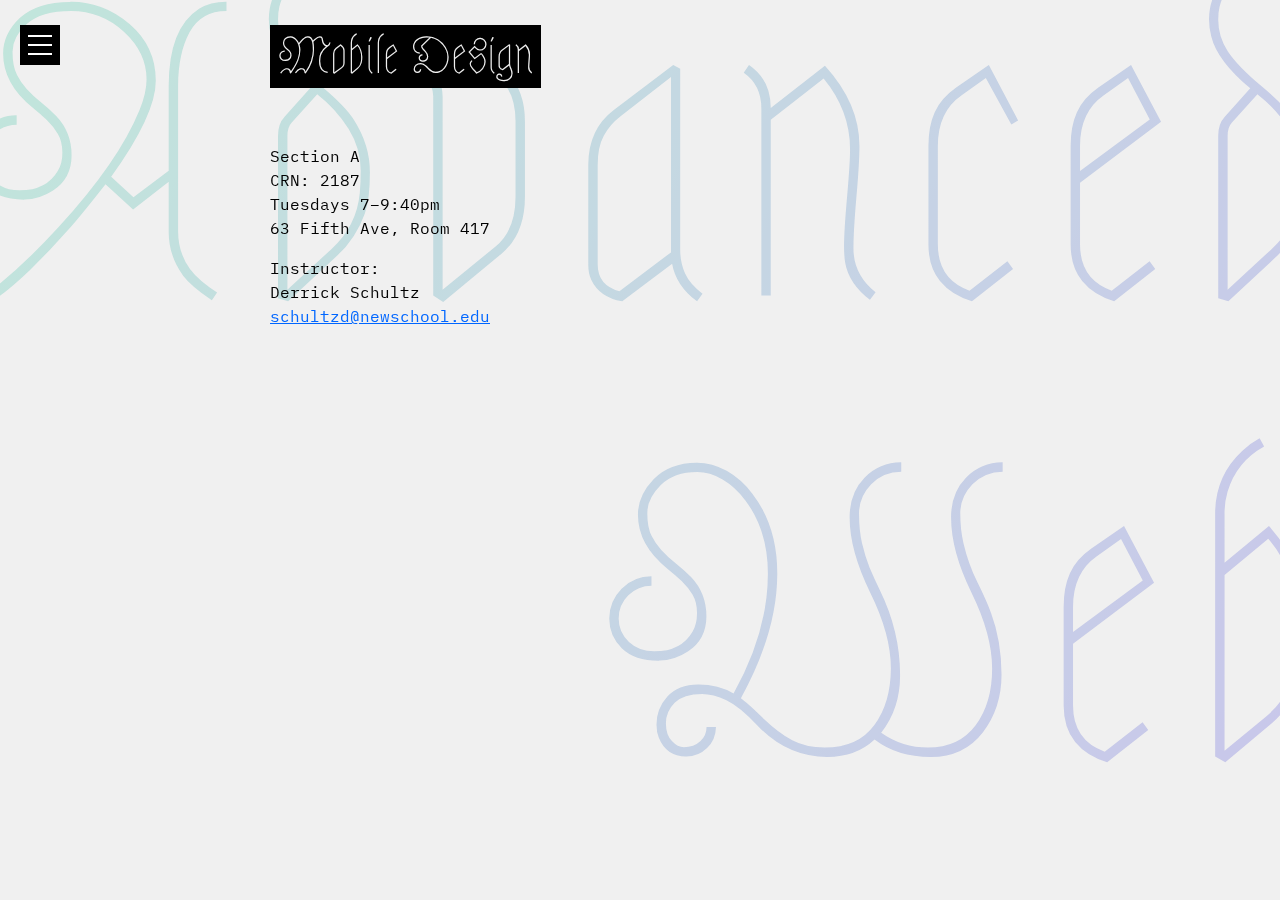
<file: index.html>
<!doctype html>

<html lang="en">
<head>
  <meta charset="utf-8">

  <title>Advanced Web: Mobile Design Spring 2019</title>
  <meta name="viewport" content="width=device-width, initial-scale=1, shrink-to-fit=no">
  <meta name="description" content="Advanced Web: Mobile Design Spring 2019">
  <meta name="author" content="Derrick Schultz">
	<link href="https://fonts.googleapis.com/css?family=Astloch|IBM+Plex+Mono:400,400i,700,700i" rel="stylesheet">
	<link rel="stylesheet" href="css/normalize.css?v=1.0">
	<link rel="stylesheet" href="css/styles.css?v=1.0">

</head>

<body id="index">
	<a id="menu-button" href="#">Menu</a>
	<nav id="main-nav" class="hidden">
		<ul>
			<li><a href="index.html" title="Home">Home</a></li>
			<li><a href="syllabus.html" title="Syllabus">Syllabus</a></li>
			<li><a href="schedule.html" title="Schedule">Schedule</a></li>
			<!-- <li><a href="students.html" title="Students">Students</a></li> -->
			<li><a href="guests.html" title="Schedule">Guest Critics</a></li>
		</ul>
	</nav>
	<h1>Advanced Web</h1>
	<h2>Mobile Design</h2>

	<p>Section A<br/>
	CRN: 2187<br/>
	Tuesdays 7–9:40pm<br/>
	63 Fifth Ave, Room 417</p>

	<p>Instructor: <br/>
		Derrick Schultz<br/>
	<a href="mailto:schultzd@newschool.edu?subject=Advanced Web Mobile Design Spring 2019">schultzd@newschool.edu</a><br/></p>
  <script src="js/scripts.js"></script>
</body>
</html>
</file>
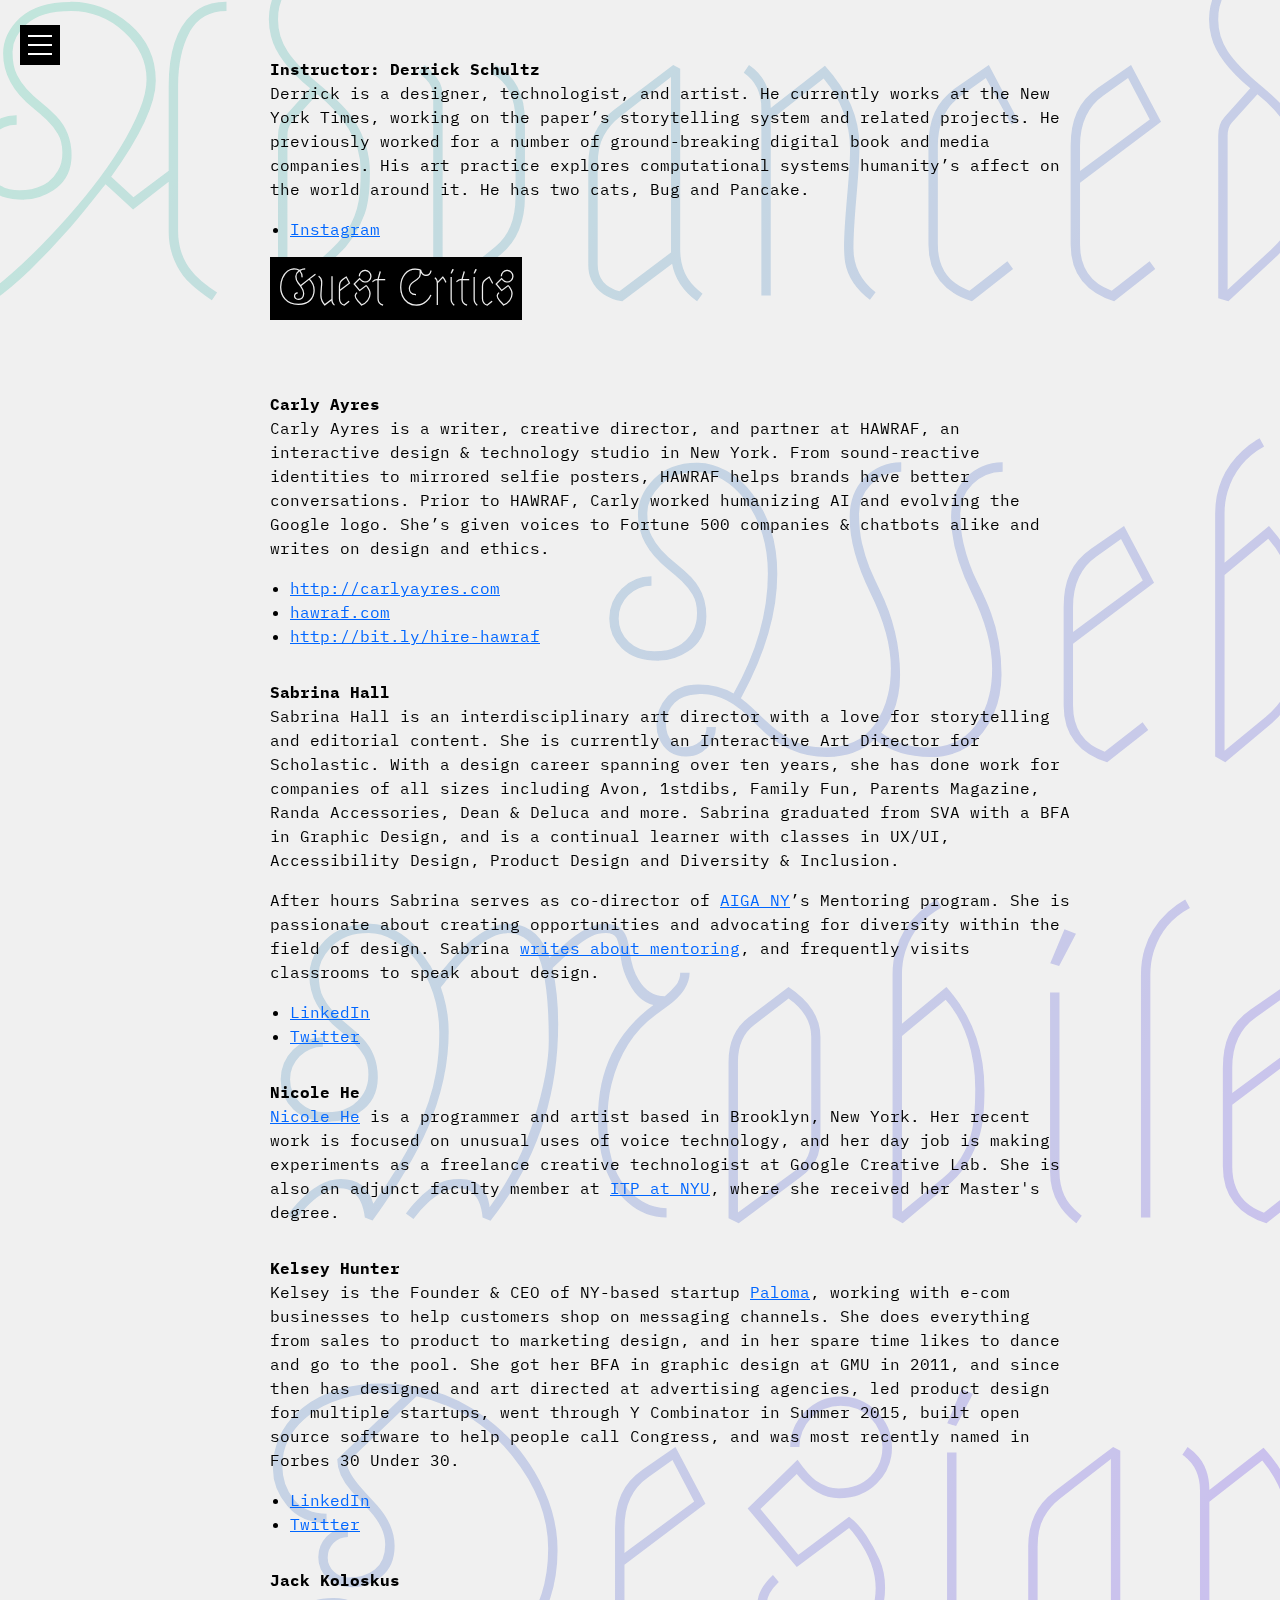
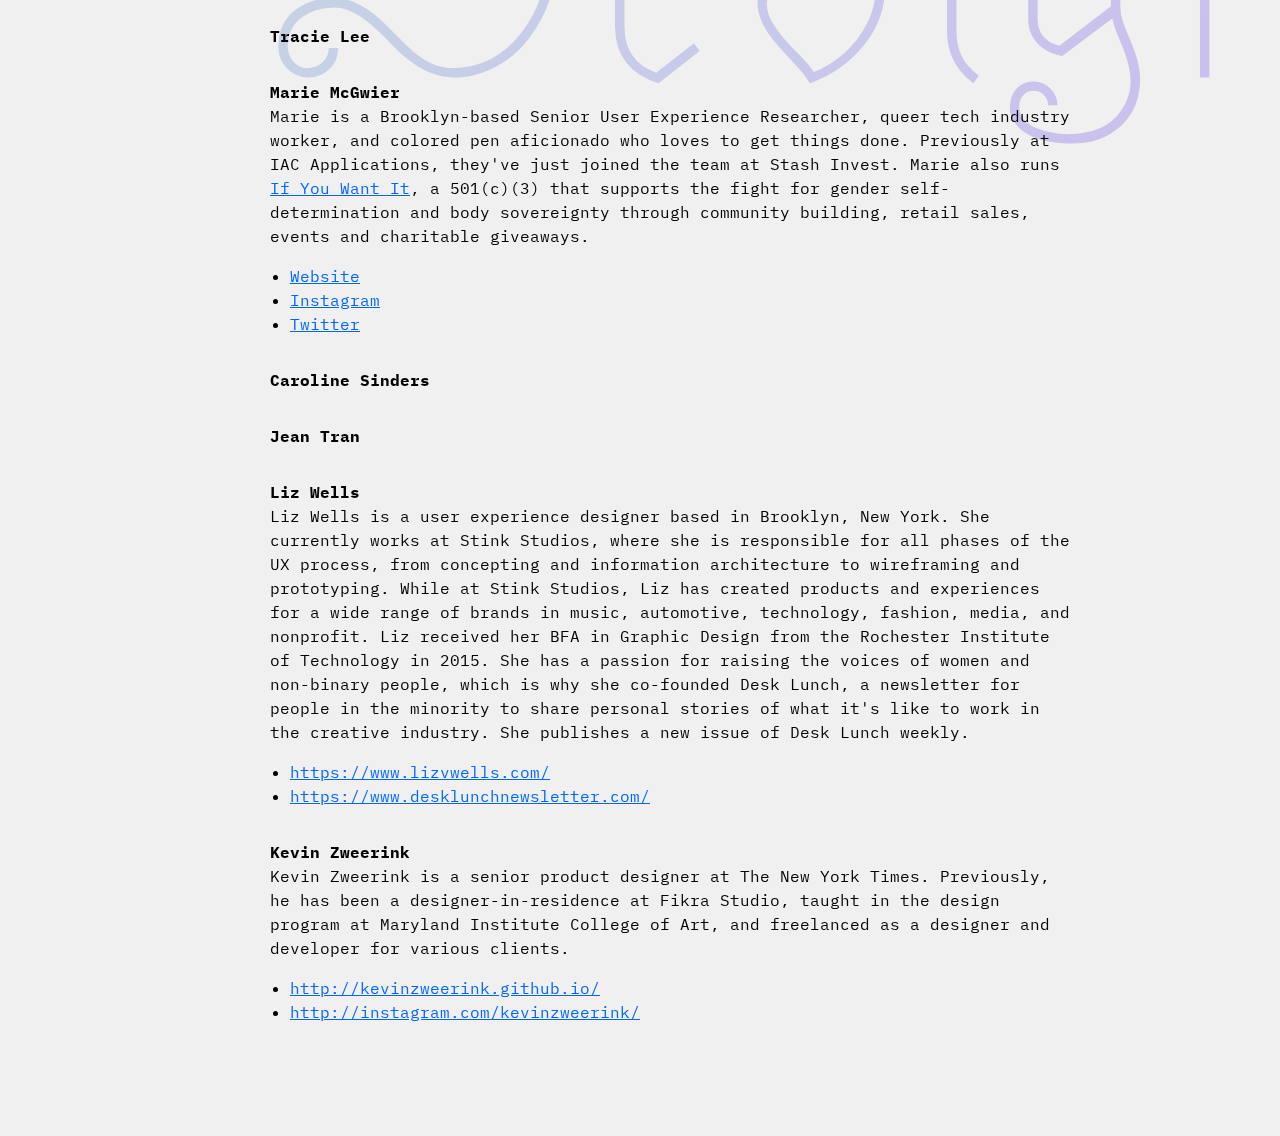
<file: guests.html>
<!doctype html>

<html lang="en">
<head>
  <meta charset="utf-8">

  <title>Advanced Web: Mobile Design Spring 2019 Guests</title>
  <meta name="viewport" content="width=device-width, initial-scale=1, shrink-to-fit=no">
  <meta name="description" content="Advanced Web: Mobile Design Spring 2019">
  <meta name="author" content="Derrick Schultz">
	<link href="https://fonts.googleapis.com/css?family=Astloch|IBM+Plex+Mono:400,400i,700,700i" rel="stylesheet">
	<link rel="stylesheet" href="css/normalize.css?v=1.0">
	<link rel="stylesheet" href="css/styles.css?v=1.0">
</head>

<body id="guests">
	<a id="menu-button" href="#">Menu</a>
	<nav id="main-nav" class="hidden">
		<ul>
			<li><a href="index.html" title="Home">Home</a></li>
			<li><a href="syllabus.html" title="Syllabus">Syllabus</a></li>
			<li><a href="schedule.html" title="Schedule">Schedule</a></li>
			<!-- <li><a href="students.html" title="Students">Students</a></li> -->
			<li><a href="guests.html" title="Schedule">Guest Critics</a></li>
		</ul>
	</nav>
	<h1>Advanced Web Mobile Design</h1>

	<h3>Instructor: Derrick Schultz</h3>
	<p>Derrick is a designer, technologist, and artist. He currently works at the New York Times, working on the paper’s storytelling system and related projects. He previously worked for a number of ground-breaking digital book and media companies. His art practice explores computational systems humanity’s affect on the world around it. He has two cats, Bug and Pancake.</p>
	<ul>
		<li><a href="https://www.instagram.com/dvsmethid/" target="_blank">Instagram</a></li>
	</ul>
	<h2>Guest Critics</h2>

	<h3>Carly Ayres</h3>
	<p>Carly Ayres is a writer, creative director, and partner at HAWRAF, an interactive design &amp; technology studio in New York. From sound-reactive identities to mirrored selfie posters, HAWRAF helps brands have better conversations. Prior to HAWRAF, Carly worked humanizing AI and evolving the Google logo. She’s given voices to Fortune 500 companies & chatbots alike and writes on design and ethics.</p>
	<ul>
		<li><a href="http://carlyayres.com" target="_blank">http://carlyayres.com</a></li>
		<li><a href="http://hawraf.com" target="_blank">hawraf.com</a></li>
		<li><a href="http://bit.ly/hire-hawraf" target="_blank">http://bit.ly/hire-hawraf</a></li>
	</ul>


	<h3 id="sabrina-hall">Sabrina Hall</h3>
	<p>Sabrina Hall is an interdisciplinary art director with a love for storytelling and editorial content. She is currently an Interactive Art Director for Scholastic. With a design career spanning over ten years, she has done work for companies of all sizes including Avon, 1stdibs, Family Fun, Parents Magazine, Randa Accessories, Dean & Deluca and more. Sabrina graduated from SVA with a BFA in Graphic Design, and is a continual learner with classes in UX/UI, Accessibility Design, Product Design and Diversity & Inclusion.</p>
	<p>After hours Sabrina serves as co-director of <a href="https://aigany.org/" target="_blank">AIGA NY</a>’s Mentoring program. She is passionate about creating opportunities and advocating for diversity within the field of design. Sabrina <a href="https://us16.campaign-archive.com/?u=9a0a385211ebb7b21b0ef828a&id=eb9d3cbfd5" target="_blank">writes about mentoring</a>, and frequently visits classrooms to speak about design.</p>
	<ul>
		<li><a href="https://www.linkedin.com/in/sabrinahallnyc/" target="_blank">LinkedIn</a></li>
		<li><a href="https://twitter.com/SabrinaHallnyc" target="_blank">Twitter</a></li>
	</ul>

	<h3>Nicole He</h3>
	<p><a href="http://nicole.pizza/img/nicole__he.jpg" target="_blank">Nicole He</a> is a programmer and artist based in Brooklyn, New York. Her recent work is focused on unusual uses of voice technology, and her day job is making experiments as a freelance creative technologist at Google Creative Lab. She is also an adjunct faculty member at <a href="https://tisch.nyu.edu/itp" target="_blank">ITP at NYU</a>, where she received her Master's degree. </p>

	<h3>Kelsey Hunter</h3>
	<p>Kelsey is the Founder & CEO of NY-based startup <a href="https://getpaloma.com/" target="_blank">Paloma</a>, working with e-com businesses to help customers shop on messaging channels. She does everything from sales to product to marketing design, and in her spare time likes to dance and go to the pool. She got her BFA in graphic design at GMU in 2011, and since then has designed and art directed at advertising agencies, led product design for multiple startups, went through Y Combinator in Summer 2015, built open source software to help people call Congress, and was most recently named in Forbes 30 Under 30. </p>
	<ul>
		<li><a href="https://www.linkedin.com/in/kelseyah/" target="_blank">LinkedIn</a></li>
		<li><a href="https://twitter.com/kelsey_ah" target="_blank">Twitter</a></li>
	</ul>

	<h3>Jack Koloskus</h3>

	<h3>Tracie Lee</h3>

	<h3 id="marie-mcgwier">Marie McGwier</h3>
	<p>Marie is a Brooklyn-based Senior User Experience Researcher, queer tech industry worker, and colored pen aficionado who loves to get things done. Previously at IAC Applications, they've just joined the team at Stash Invest. Marie also runs <a href="https://www.genderisover.com/" target="_blank">If You Want It</a>, a 501(c)(3) that supports the fight for gender self-determination and body sovereignty through community building, retail sales, events and charitable giveaways. </p>
	<ul>
		<li><a href="https://thecitylion.com/" target="_blank">Website</a></li>
		<li><a href="https://www.instagram.com/the_citylion/" target="_blank">Instagram</a></li>
		<li><a href="https://twitter.com/the_citylion" target="_blank">Twitter</a></li>
	</ul>

	<h3>Caroline Sinders</h3>

	<h3>Jean Tran</h3>

	<h3 id="liz-wells">Liz Wells</h3>
	<p>Liz Wells is a user experience designer based in Brooklyn, New York. She currently works at Stink Studios, where she is responsible for all phases of the UX process, from concepting and information architecture to wireframing and prototyping. While at Stink Studios, Liz has created products and experiences for a wide range of brands in music, automotive, technology, fashion, media, and nonprofit. Liz received her BFA in Graphic Design from the Rochester Institute of Technology in 2015. She has a passion for raising the voices of women and non-binary people, which is why she co-founded Desk Lunch, a newsletter for people in the minority to share personal stories of what it's like to work in the creative industry. She publishes a new issue of Desk Lunch weekly.</p>
	<ul>
		<li><a href="https://www.lizvwells.com/" target="_blank">https://www.lizvwells.com/</a></li>
		<li><a href="https://www.desklunchnewsletter.com/" target="_blank">https://www.desklunchnewsletter.com/</a></li>
	</ul>

	<h3 id="kevin-zweerink">Kevin Zweerink</h3>
	<p>Kevin Zweerink is a senior product designer at The New York Times. Previously, he has been a designer-in-residence at Fikra Studio, taught in the design program at Maryland Institute College of Art, and freelanced as a designer and developer for various clients.</p>
	<ul>
		<li><a href="http://kevinzweerink.github.io/" target="_blank">http://kevinzweerink.github.io/</a></li>
		<li><a href="http://instagram.com/kevinzweerink" target="_blank">http://instagram.com/kevinzweerink/</a></li>
	</ul>


	<script src="js/scripts.js"></script>
</body>
</html>
</file>
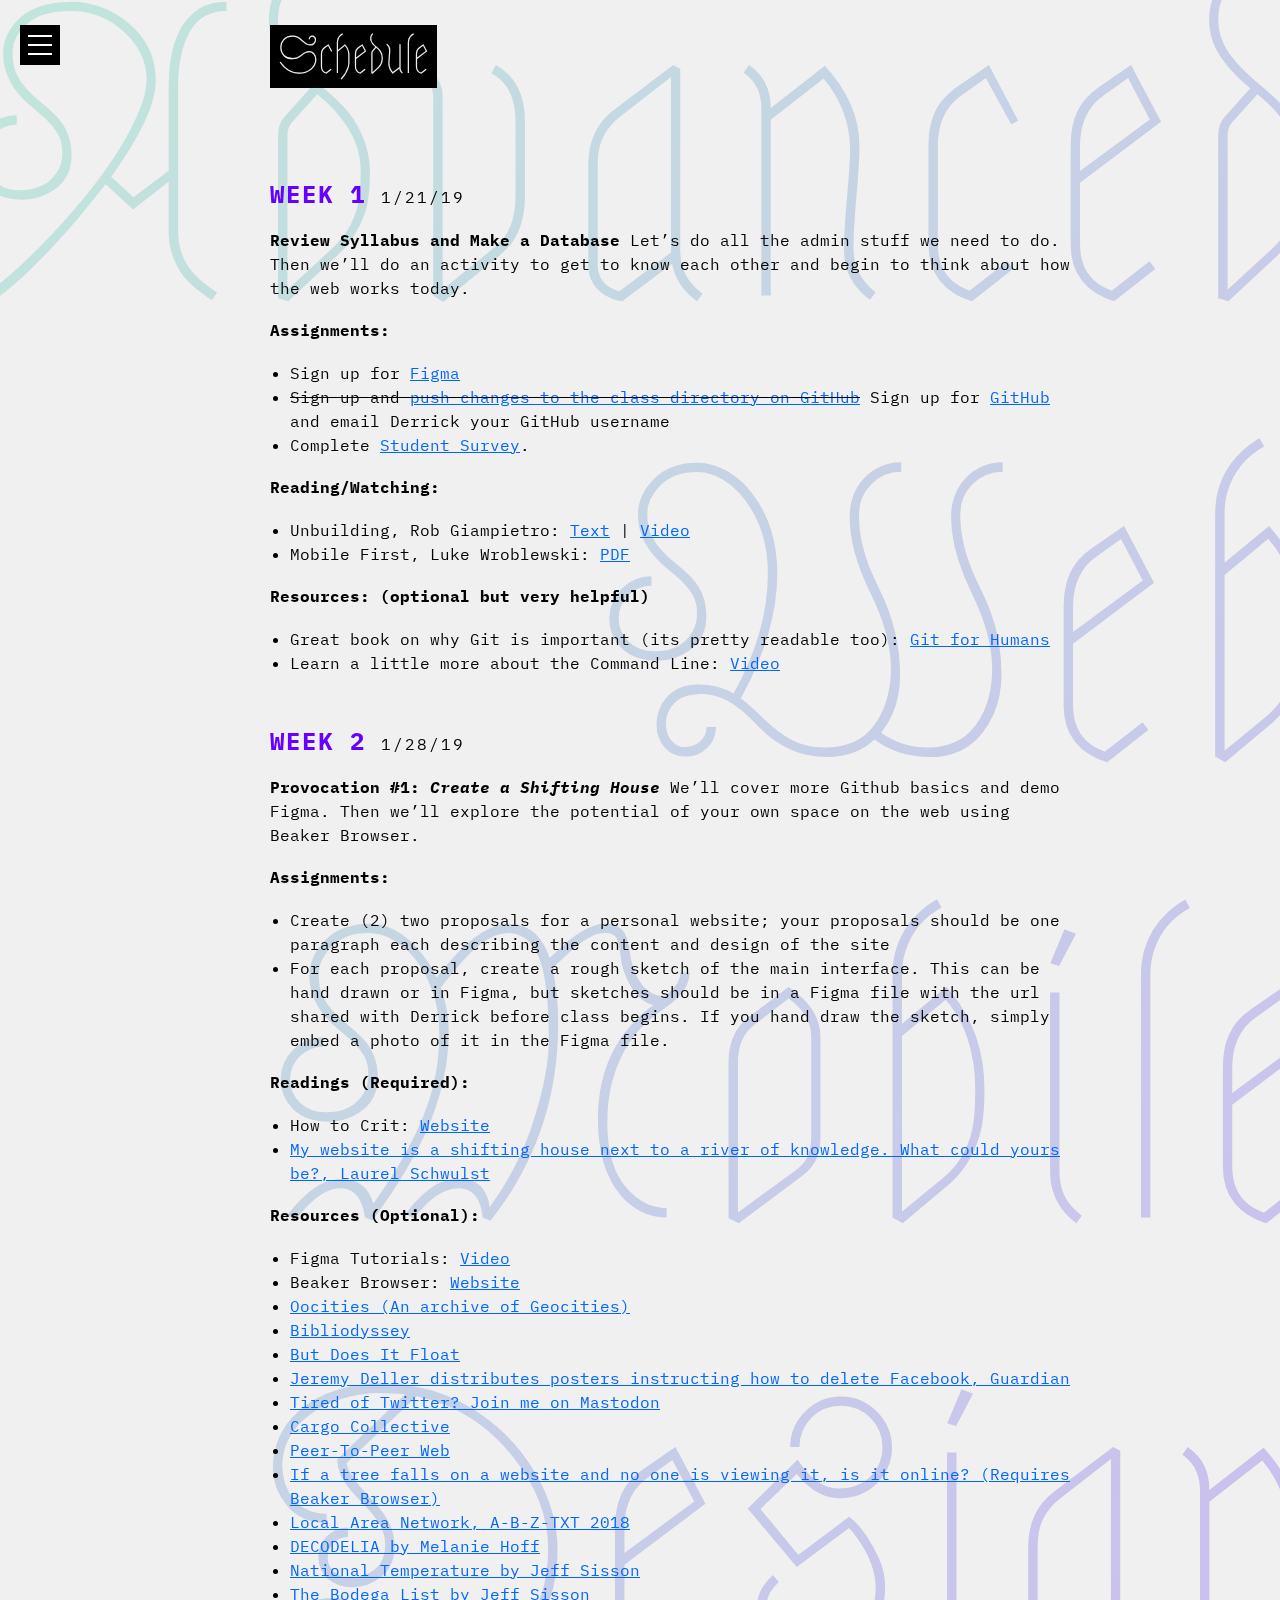
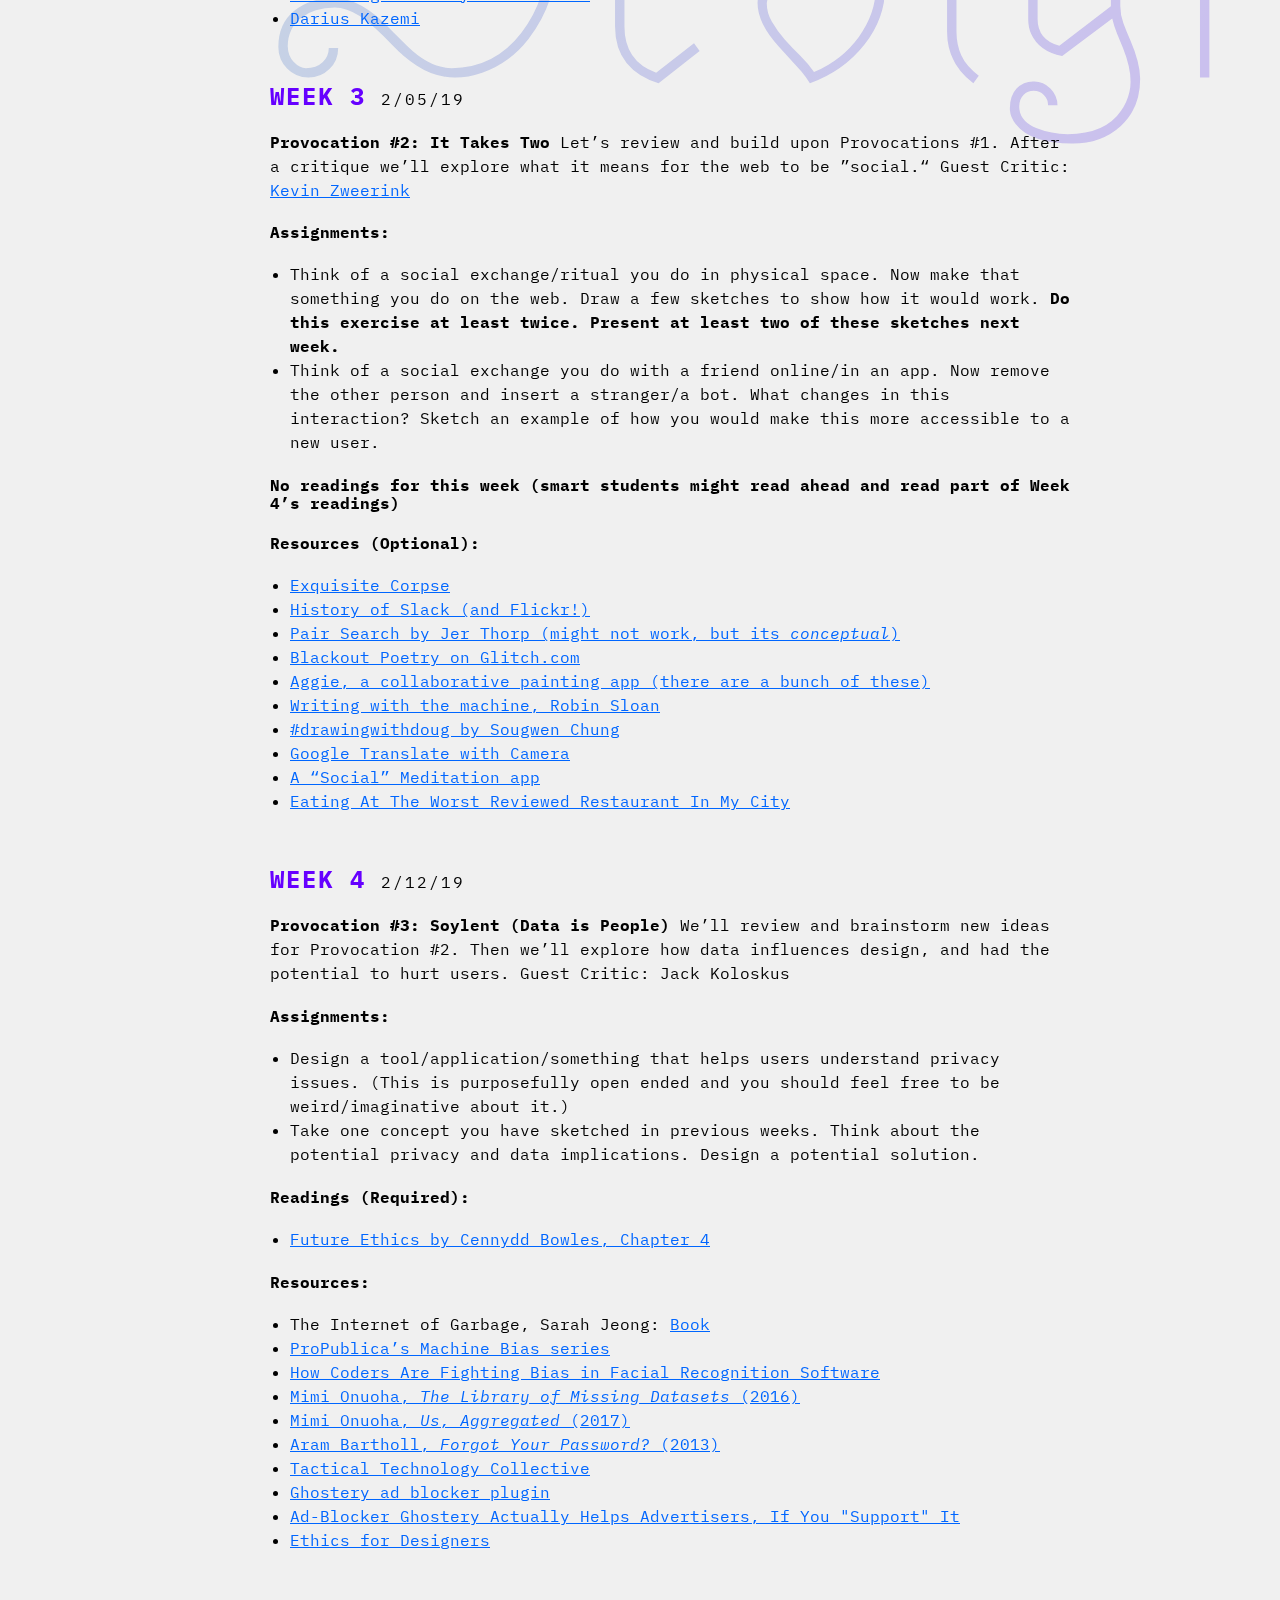
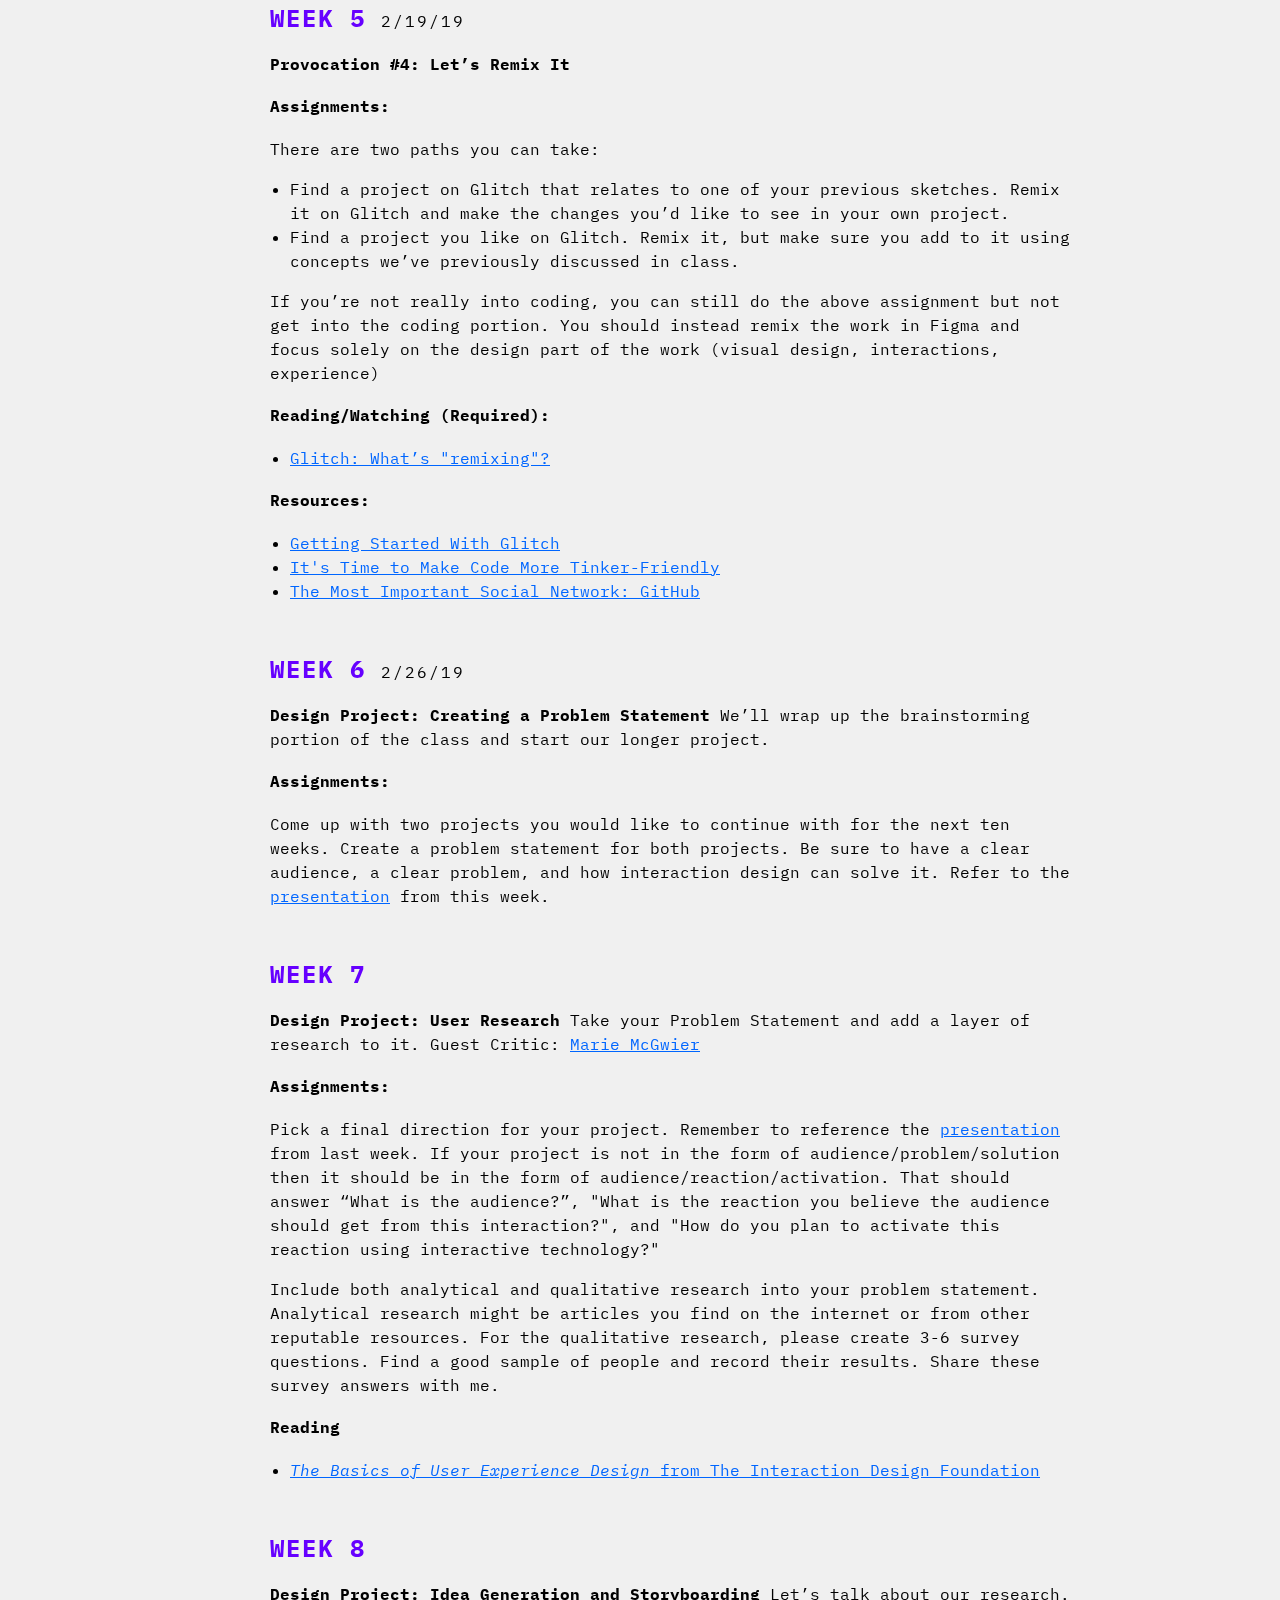
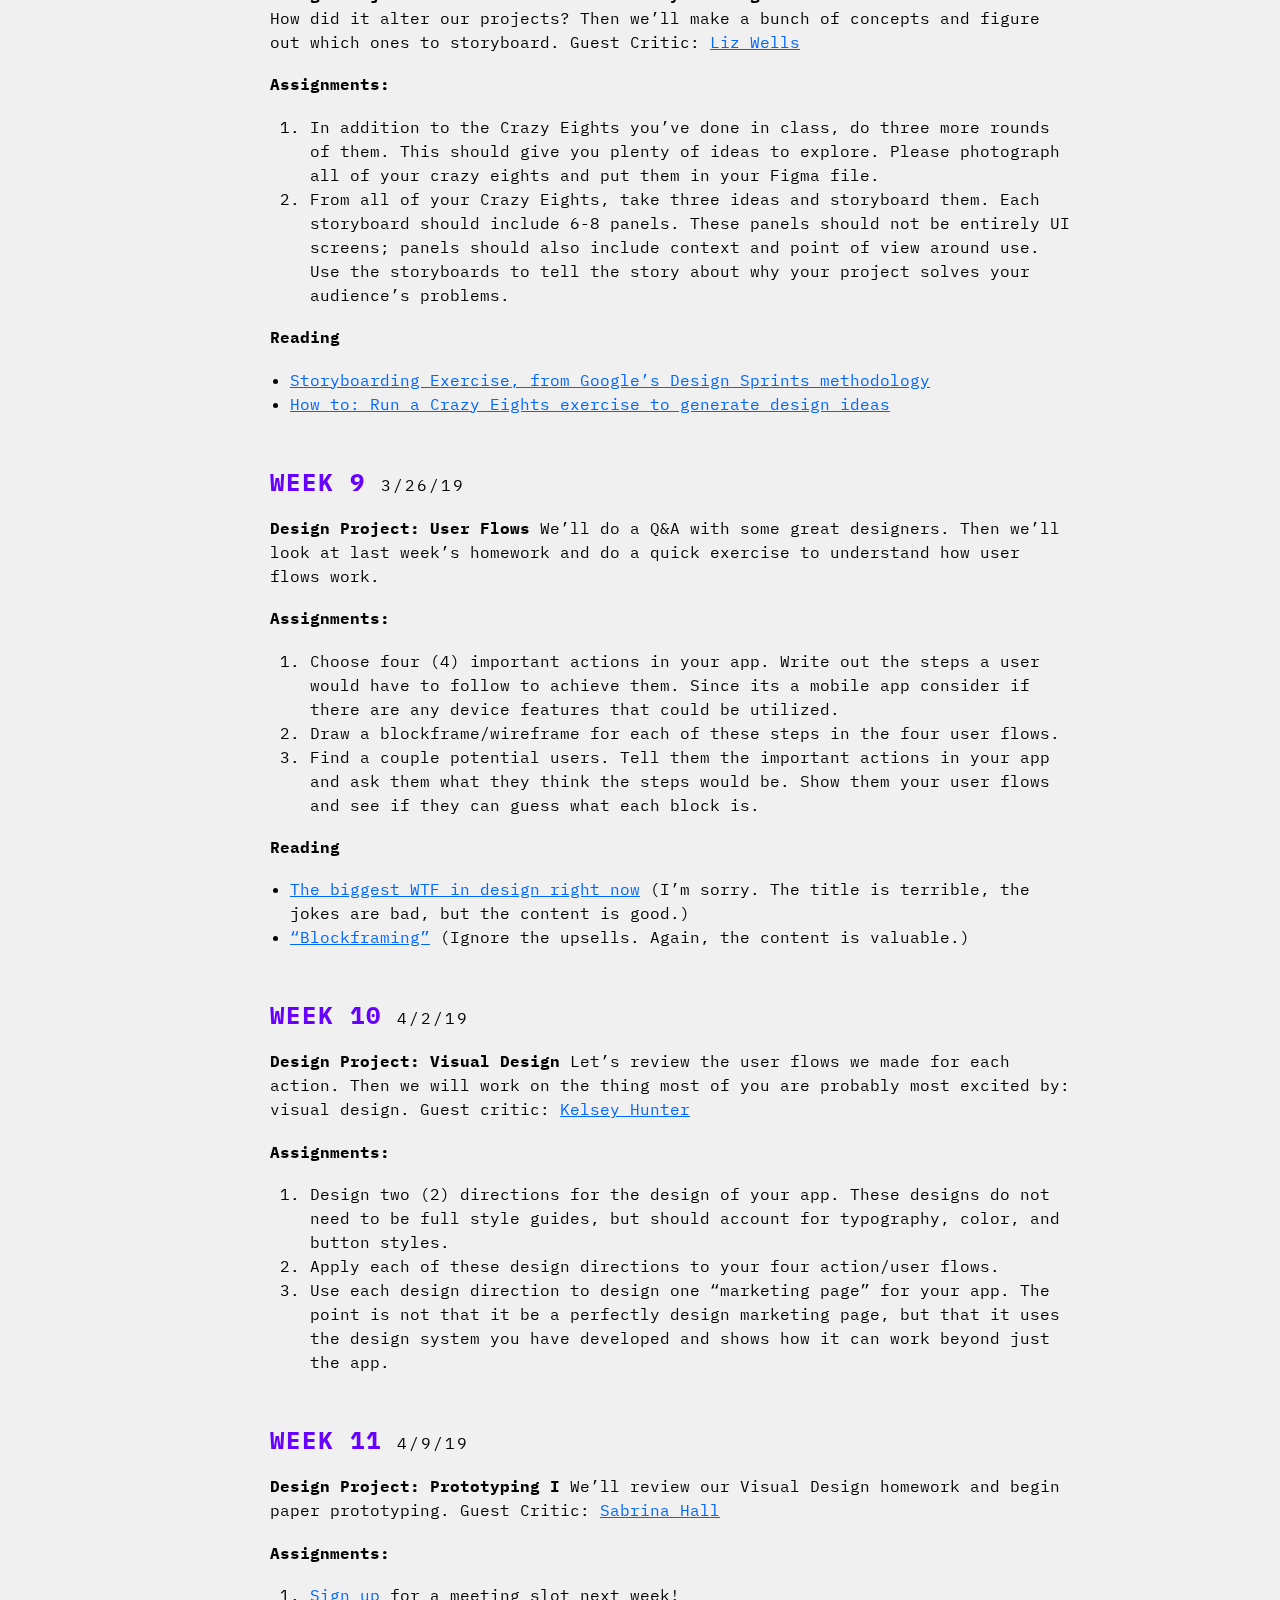
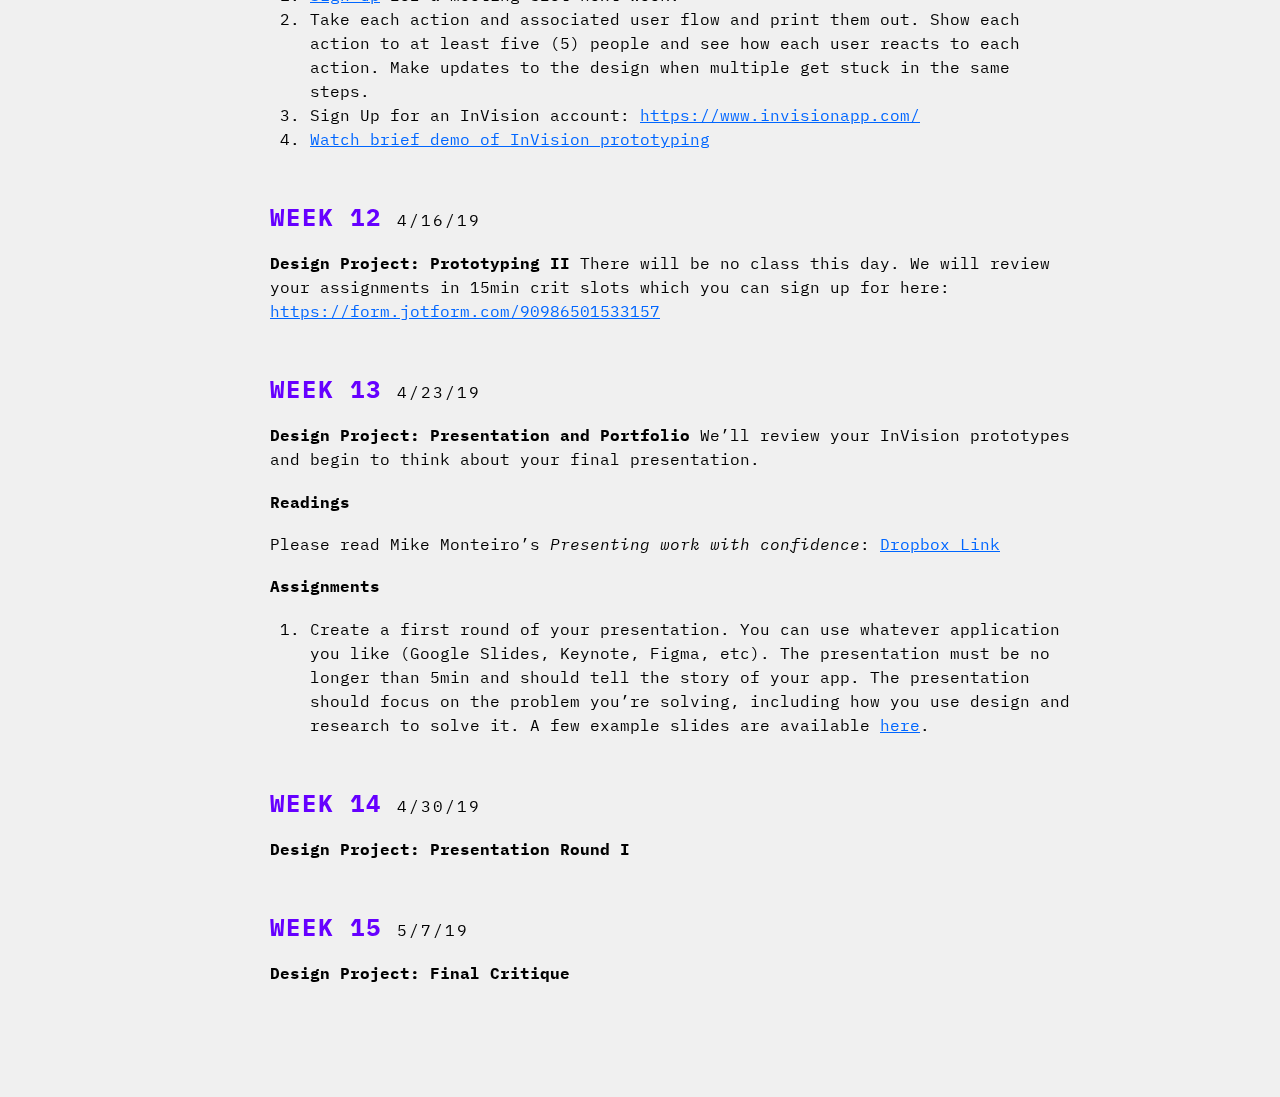
<file: schedule.html>
<!doctype html>

<html lang="en">
<head>
  <meta charset="utf-8">

  <title>Advanced Web: Mobile Design Spring 2019 Schedule</title>
  <meta name="viewport" content="width=device-width, initial-scale=1, shrink-to-fit=no">
  <meta name="description" content="Advanced Web: Mobile Design Spring 2019">
  <meta name="author" content="Derrick Schultz">
	<link href="https://fonts.googleapis.com/css?family=Astloch|IBM+Plex+Mono:400,400i,700,700i" rel="stylesheet">
	<link rel="stylesheet" href="css/normalize.css?v=1.0">
	<link rel="stylesheet" href="css/styles.css?v=1.0">

</head>

<body id="schedule">
	<a id="menu-button" href="#">Menu</a>
	<nav id="main-nav" class="hidden">
		<ul>
			<li><a href="index.html" title="Home">Home</a></li>
			<li><a href="syllabus.html" title="Syllabus">Syllabus</a></li>
			<li><a href="schedule.html" title="Schedule">Schedule</a></li>
			<!-- <li><a href="students.html" title="Students">Students</a></li> -->
			<li><a href="guests.html" title="Schedule">Guest Critics</a></li>
		</ul>
	</nav>
	<h1>Advanced Web Mobile Design</h1>
	<h2>Schedule</h2>

	<h3>Week 1 <span>1/21/19</span></h3>
	<div class="week">
		<p><strong>Review Syllabus and Make a Database</strong> Let’s do all the admin stuff we need to do. Then we’ll do an activity to get to know each other and begin to think about how the web works today.</p>
		<h4>Assignments:</h4>
		<ul>
			<li>Sign up for <a href="https://www.figma.com/" target="_blank">Figma</a></li>
			<li><strike>Sign up and <a href="https://gist.github.com/dvschultz/0d78a71246c8bdfa2adcd9f3bb139e22" target="_blank">push changes to the class directory on GitHub</a></strike> Sign up for <a href="https://github.com/" target="_blank">GitHub</a> and email Derrick your GitHub username</li>
			<li>Complete <a href="https://goo.gl/forms/qYPR9CWsTQkwEDKn2" target="_blank">Student Survey</a>.</li>
		</ul>
		<h4>Reading/Watching:</h4>
		<ul>
			<li>Unbuilding, Rob Giampietro: <a href="https://www.linedandunlined.com/archive/unbuilding" target="_blank">Text</a> | <a href="https://vimeo.com/63008758" target="_blank">Video</a></li>
			<li>Mobile First, Luke Wroblewski: <a href="https://www.dropbox.com/s/sbnutgwm68tb6xo/mobile-first.pdf?dl=0" target="_blank">PDF</a></li>
		</ul>
		<h4>Resources: (optional but very helpful)</h4>
		<ul>
			<li>Great book on why Git is important (its pretty readable too): <a href="https://www.dropbox.com/s/dktikouo1z70w3v/git-for-humans.pdf?dl=0">Git for Humans</a></li>
			<li>Learn a little more about the Command Line: <a href="https://www.youtube.com/watch?v=x3YfYVVTYvw" target="_blank">Video</a></li>
		</ul>
	</div>

	<h3>Week 2 <span>1/28/19</span></h3>
	<div class="week">
		<p><strong>Provocation #1: <em>Create a Shifting House</em></strong> We’ll cover more Github basics and demo Figma. Then we’ll explore the potential of your own space on the web using Beaker Browser.</p>
		<h4>Assignments:</h4>
		<ul>
			<li>Create (2) two proposals for a personal website; your proposals should be one paragraph each describing the content and design of the site</li>
			<li>For each proposal, create a rough sketch of the main interface. This can be hand drawn or in Figma, but sketches should be in a Figma file with the url shared with Derrick before class begins. If you hand draw the sketch, simply embed a photo of it in the Figma file.</li>
		</ul>

		<h4>Readings (Required):</h4>
		<ul>
			<li>How to Crit: <a href="http://howtocrit.com/index.html" target="_blank">Website</a></li>
			<li><a href="https://thecreativeindependent.com/people/laurel-schwulst-my-website-is-a-shifting-house-next-to-a-river-of-knowledge-what-could-yours-be/">My website is a shifting house next to a river of knowledge. What could yours be?, Laurel Schwulst</a></li>
		</ul>

		<h4>Resources (Optional):</h4>
		<ul>
			<li>Figma Tutorials: <a href="https://www.youtube.com/watch?v=T0kRCTOX0zY" target="_blank">Video</a></li>
			<li>Beaker Browser: <a href="https://beakerbrowser.com/about/" target="_blank">Website</a></li>
			<li><a href="http://www.oocities.org/" target="_blank">Oocities (An archive of Geocities)</a></li>
			<li><a href="http://bibliodyssey.blogspot.com/" target="_blank">Bibliodyssey</a></li>
			<li><a href="https://butdoesitfloat.com/" target="_blank">But Does It Float</a></li>
			<li><a href="https://www.theguardian.com/artanddesign/2018/mar/27/jeremy-deller-distributes-posters-how-to-leave-facebook" target="_blank">Jeremy Deller distributes posters instructing how to delete Facebook, Guardian</a></li>
			<li><a href="https://www.wired.com/story/join-mastodon-twitter-alternative/">Tired of Twitter? Join me on Mastodon</a></li>
			<li><a href="https://2.cargocollective.com/">Cargo Collective</a></li>
			<li><a href="https://peer-to-peer-web.com/">Peer-To-Peer Web</a></li>
			<li><a href="dat://tree.hashbase.io/">If a tree falls on a website and no one is viewing it, is it online? (Requires Beaker Browser)</a></li>
			<li><a href="https://local-area-network.hashbase.io/a-b-z-txt/">Local Area Network, A-B-Z-TXT 2018</a></li>
			<li><a href="https://melanie-hoff.com/DECODELIA/" target="_blank">DECODELIA by Melanie Hoff</a></li>
			<li><a href="https://bigboy.us/nationaltemp/" target="_blank">National Temperature by Jeff Sisson</a></li>
			<li><a href="http://www.ilikenicethings.com/bodegas/" target="_blank">The Bodega List by Jeff Sisson</a></li>
			<li><a href="http://tinysubversions.com/">Darius Kazemi</a></li>
		</ul>
	</div>

	<h3>Week 3 <span>2/05/19</span></h3>
	<div class="week">
		<p><strong>Provocation #2: It Takes Two</strong> Let’s review and build upon Provocations #1. After a critique we’ll explore what it means for the web to be ”social.“ Guest Critic: <a href="guests.html#kevin-zweerink">Kevin Zweerink</a></p>

		<h4>Assignments:</h4>
		<ul>
			<li>Think of a social exchange/ritual you do in physical space. Now make that something you do on the web. Draw a few sketches to show how it would work. <strong>Do this exercise at least twice. Present at least two of these sketches next week.</strong></li>
			<li>Think of a social exchange you do with a friend online/in an app. Now remove the other person and insert a stranger/a bot. What changes in this interaction? Sketch an example of how you would make this more accessible to a new user.</li>
		</ul>

		<h4>No readings for this week (smart students might read ahead and read part of Week 4’s readings)</h4>

		<h4>Resources (Optional):</h4>
		<ul>
			<li><a href="https://www.tate.org.uk/art/art-terms/c/cadavre-exquis-exquisite-corpse" target="_blank">Exquisite Corpse</a></li>
			<li><a href="https://techvibes.com/2015/09/25/a-brief-history-of-slack-2015-09-25" target="_blank">History of Slack (and Flickr!)</a></li>
			<li><a href="http://pair-search.glitch.me/" target="_blank">Pair Search by Jer Thorp (might not work, but its <i>conceptual</i>)</a></li>
			<li><a href="https://blackoutpoetry.glitch.me/" target="_blank">Blackout Poetry on Glitch.com</a></li>
			<li><a href="https://aggie.io/" target="_blank">Aggie, a collaborative painting app (there are a bunch of these)</a></li>
			<li><a href="https://www.robinsloan.com/notes/writing-with-the-machine/" target="_blank">Writing with the machine, Robin Sloan</a></li>
			<li><a href="http://sougwen.com/project/drawing-operations">#drawingwithdoug by Sougwen Chung</a></li>
			<li><a href="https://support.google.com/translate/answer/6142483?co=GENIE.Platform%3DiOS&hl=en" target="_blank">Google Translate with Camera</a></li>
			<li><a href="https://twitter.com/fictivecameron/status/1092846627843391489" target="_blank">A “Social” Meditation app</a></li>
			<li><a href="https://youtu.be/2CoKnoJL3Ww" target="_blank">Eating At The Worst Reviewed Restaurant In My City</a></li>
		</ul>
	</div>

	<h3>Week 4 <span>2/12/19</span></h3>
	<div class="week">
		<p><strong>Provocation #3: Soylent (Data is People)</strong> We’ll review and brainstorm new ideas for Provocation #2. Then we’ll explore how data influences design, and had the potential to hurt users. Guest Critic: Jack Koloskus</p>

		<h4>Assignments:</h4>
		<ul>
			<li>Design a tool/application/something that helps users understand privacy issues. (This is purposefully open ended and you should feel free to be weird/imaginative about it.)</li>
			<li>Take one concept you have sketched in previous weeks. Think about the potential privacy and data implications. Design a potential solution.</li>
		</ul>

		<h4>Readings (Required):</h4>
		<ul>
			<li><a href="https://www.dropbox.com/s/ub7j1b2kv4wnww2/Future%20Ethics-Chapter%204.pdf?dl=0" target="_blank">Future Ethics by Cennydd Bowles, Chapter 4</a></li>
		</ul>

		<h4>Resources:</h4>
		<ul>
			<li>The Internet of Garbage, Sarah Jeong: <a href="https://www.theverge.com/2018/8/28/17777330/internet-of-garbage-book-sarah-jeong-online-harassment" target="_blank">Book</a></li>
			<li><a href="https://www.propublica.org/article/breaking-the-black-box-what-facebook-knows-about-you">ProPublica’s Machine Bias series</a></li>
			<li><a href="https://www.wired.com/story/how-coders-are-fighting-bias-in-facial-recognition-software/">How Coders Are Fighting Bias in Facial Recognition Software</a></li>
			<li><a href="http://mimionuoha.com/the-library-of-missing-datasets/">Mimi Onuoha, <i>The Library of Missing Datasets</i> (2016)</a></li>
			<li><a href="http://mimionuoha.com/us-aggregated/">Mimi Onuoha, <i>Us, Aggregated</i> (2017)</a></li>
			<li><a href="https://arambartholl.com/forgot-your-password/">Aram Bartholl, <i>Forgot Your Password?</i> (2013)</a></li>
			<li><a href="https://tacticaltech.org/">Tactical Technology Collective</a></li>
			<li><a href="https://www.ghostery.com/">Ghostery ad blocker plugin</a></li>
			<li><a href="https://lifehacker.com/ad-blocking-extension-ghostery-actually-sells-data-to-a-514417864">Ad-Blocker Ghostery Actually Helps Advertisers, If You "Support" It</a></li>
			<li><a href="https://www.ethicsfordesigners.com/">Ethics for Designers</a></li>
		</ul>
		
	</div>

	<h3>Week 5 <span>2/19/19</span></h3>
	<div class="week">
		<p><strong>Provocation #4: Let’s Remix It</strong> </p>
		<h4>Assignments:</h4>
		<p>There are two paths you can take:</p>
		<ul>
			<li>Find a project on Glitch that relates to one of your previous sketches. Remix it on Glitch and make the changes you’d like to see in your own project.</li>
			<li>Find a project you like on Glitch. Remix it, but make sure you add to it using concepts we’ve previously discussed in class.</li>
		</ul>
		<p>If you’re not really into coding, you can still do the above assignment but not get into the coding portion. You should instead remix the work in Figma and focus solely on the design part of the work (visual design, interactions, experience)</p>

		<h4>Reading/Watching (Required):</h4>
		<ul>
			<li><a href="https://glitch.com/help/remix/">Glitch: What’s "remixing"?</a></li>
		</ul>

		<h4>Resources:</h4>
		<ul>
			<li><a href="https://glitch.com/help/tag/getting-started/">Getting Started With Glitch</a></li>
			<li><a href="https://www.wired.com/story/clive-thompson-tinker-with-code/">It's Time to Make Code More Tinker-Friendly</a></li>
			<li><a href="https://7fff.com/2012/07/the-most-important-social-network-github/">The Most Important Social Network: GitHub</a></li>
		</ul>

	</div>

	<h3>Week 6 <span>2/26/19</span></h3>
	<div class="week">
		<p><strong>Design Project: Creating a Problem Statement</strong> We’ll wrap up the brainstorming portion of the class and start our longer project.</p>

		<h4>Assignments:</h4>
		<p>Come up with two projects you would like to continue with for the next ten weeks. Create a problem statement for both projects. Be sure to have a clear audience, a clear problem, and how interaction design can solve it. Refer to the <a href="https://www.dropbox.com/s/x45axkgnz8mfgwz/Problem%20Statements.pdf?dl=0" target="_blank">presentation</a> from this week.</p>
		
		<!-- <h4>Reading</h4>
		<ul>
			<li><a href="https://glitch.com/help/remix/">Glitch: What’s "remixing"?</a></li>
		</ul> -->

	</div>

	<h3>Week 7</h3>
	<div class="week">
		<p><strong>Design Project: User Research</strong> Take your Problem Statement and add a layer of research to it. Guest Critic: <a href="guests.html#marie-mcgwier">Marie McGwier</a></p>

		<h4>Assignments:</h4>
		<p>Pick a final direction for your project. Remember to reference the  <a href="https://www.dropbox.com/s/x45axkgnz8mfgwz/Problem%20Statements.pdf?dl=0" target="_blank">presentation</a> from last week. If your project is not in the form of audience/problem/solution then it should be in the form of audience/reaction/activation. That should answer “What is the audience?”, "What is the reaction you believe the audience should get from this interaction?", and "How do you plan to activate this reaction using interactive technology?"</p>
		<p>Include both analytical and qualitative research into your problem statement. Analytical research might be articles you find on the internet or from other reputable resources. For the qualitative research, please create 3-6 survey questions. Find a good sample of people and record their results. Share these survey answers with me.</p>

		<h4>Reading</h4>
		<ul>
			<li><a href="https://www.interaction-design.org/ebook" target="_blank"><i>The Basics of User Experience Design</i> from The Interaction Design Foundation</a></li>
		</ul>
	</div>
	
	<h3>Week 8</h3>
	<div class="week">
		<p><strong>Design Project: Idea Generation and Storyboarding</strong> Let’s talk about our research. How did it alter our projects? Then we’ll make a bunch of concepts and figure out which ones to storyboard. Guest Critic: <a href="guests.html#liz-wells">Liz Wells</a></p>

		<h4>Assignments:</h4>
		<ol>
			<li>In addition to the Crazy Eights you’ve done in class, do three more rounds of them. This should give you plenty of ideas to explore. Please photograph all of your crazy eights and put them in your Figma file.</li>
			<li>From all of your Crazy Eights, take three ideas and storyboard them. Each storyboard should include 6-8 panels. These panels should not be entirely UI screens; panels should also include context and point of view around use. Use the storyboards to tell the story about why your project solves your audience’s problems.</li>
		</ol>

		<h4>Reading</h4>
		<ul>
			<li><a href="https://designsprintkit.withgoogle.com/methodology/phase5-prototype/storyboard" target="_blank">Storyboarding Exercise, from Google’s Design Sprints methodology</a></li>
			<li><a href="https://www.iamnotmypixels.com/how-to-use-crazy-8s-to-generate-design-ideas/" target="_blank">How to: Run a Crazy Eights exercise to generate design ideas</a></li>
		</ul>
	</div>
	<h3>Week 9 <span>3/26/19</span></h3>
	<div class="week">
		<p><strong>Design Project: User Flows</strong> We’ll do a Q&A with some great designers. Then we’ll look at last week’s homework and do a quick exercise to understand how user flows work.</p>
		<h4>Assignments:</h4>
		<ol>
			<li>Choose four (4) important actions in your app. Write out the steps a user would have to follow to achieve them. Since its a mobile app consider if there are any device features that could be utilized.</li>
			<li>Draw a blockframe/wireframe for each of these steps in the four user flows.</li>
			<li>Find a couple potential users. Tell them the important actions in your app and ask them what they think the steps would be. Show them your user flows and see if they can guess what each block is.</li>
		</ol>

		<h4>Reading</h4>
		<ul>
			<li><a href="https://uxdesign.cc/the-biggest-wtf-in-design-right-now-87139f367d66">The biggest WTF in design right now</a> (I’m sorry. The title is terrible, the jokes are bad, but the content is good.)</li>
			<li><a href="https://medium.com/ux-power-tools/blockframing-and-31-free-sketch-ready-layouts-using-auto-layout-by-anima-app-1be039007ecf">“Blockframing”</a> (Ignore the upsells. Again, the content is valuable.)</li>
		</ul>
	</div>
	<h3>Week 10 <span>4/2/19</span></h3>
	<div class="week">
		<p><strong>Design Project: Visual Design</strong> Let’s review the user flows we made for each action. Then we will work on the thing most of you are probably most excited by: visual design. Guest critic: <a href="guests.html#kelsey-hunter">Kelsey Hunter</a></p>

		<h4>Assignments:</h4>
		<ol>
			<li>Design two (2) directions for the design of your app. These designs do not need to be full style guides, but should account for typography, color, and button styles.</li>
			<li>Apply each of these design directions to your four action/user flows.</li>
			<li>Use each design direction to design one “marketing page” for your app. The point is not that it be a perfectly design marketing page, but that it uses the design system you have developed and shows how it can work beyond just the app.</li>
		</ol>

	</div>
	<h3>Week 11 <span>4/9/19</span></h3>
	<div class="week">
		<p><strong>Design Project: Prototyping I</strong> We’ll review our Visual Design homework and begin paper prototyping. Guest Critic: <a href="guests.html#sabrina-hall">Sabrina Hall</a></p>

		<h4>Assignments:</h4>
		<ol>
			<li><a href="https://form.jotform.com/90986501533157">Sign up</a> for a meeting slot next week!</li>
			<li>Take each action and associated user flow and print them out. Show each action to at least five (5) people and see how each user reacts to each action. Make updates to the design when multiple get stuck in the same steps.</li>
			<li>Sign Up for an InVision account: <a href="https://www.invisionapp.com/">https://www.invisionapp.com/</a></li>
			<li><a href="https://www.youtube.com/watch?v=1H7Ql9hmbuM&list=PLeWHfyz6lrQXHKy01OlALt3xZRZCPi89V&index=2">Watch brief demo of InVision prototyping</a></li>
		</ol>
		
	</div>
	<h3>Week 12 <span>4/16/19</span></h3>
	<div class="week">
		<p><strong>Design Project: Prototyping II</strong> There will be no class this day. We will review your assignments in 15min crit slots which you can sign up for here: <a href="https://form.jotform.com/90986501533157">https://form.jotform.com/90986501533157</a> </p>
	</div>
	<h3>Week 13 <span>4/23/19</span></h3>
	<div class="week">
		<p><strong>Design Project: Presentation and Portfolio</strong> We’ll review your InVision prototypes and begin to think about your final presentation.</p>
	
		<h4>Readings</h4>
		<p>Please read Mike Monteiro’s <i>Presenting work with confidence</i>: <a href="https://www.dropbox.com/s/49unje4nw67o1pr/Presenting%20With%20Confidence%28compressed-Smallpdf%29.pdf?dl=0">Dropbox Link</a></p>
			
		<h4>Assignments</h4>
		<ol>
			<li>Create a first round of your presentation. You can use whatever application you like (Google Slides, Keynote, Figma, etc). The presentation must be no longer than 5min and should tell the story of your app. The presentation should focus on the problem you’re solving, including how you use design and research to solve it. A few example slides are available <a href="https://docs.google.com/presentation/d/18HLi-dmyW3bbcdCRO7IMLZeaXl2XxxFQt_jOO3dl-cU/edit?usp=sharing">here</a>.</li>
		</ol>	
</div>
	
	<h3>Week 14 <span>4/30/19</span></h3>
	<div class="week">
		<p><strong>Design Project: Presentation Round I</strong> </p>
	</div>
	<!-- <p><strong>Presentation Prep and Portfolio Review</strong> Each student will share their presentation...</p> -->

	<h3>Week 15 <span>5/7/19</span></h3>
	<div class="week">
		<p><strong>Design Project: Final Critique</strong> </p>
	</div>

	<script src="js/scripts.js"></script>
</body>
</html>
</file>
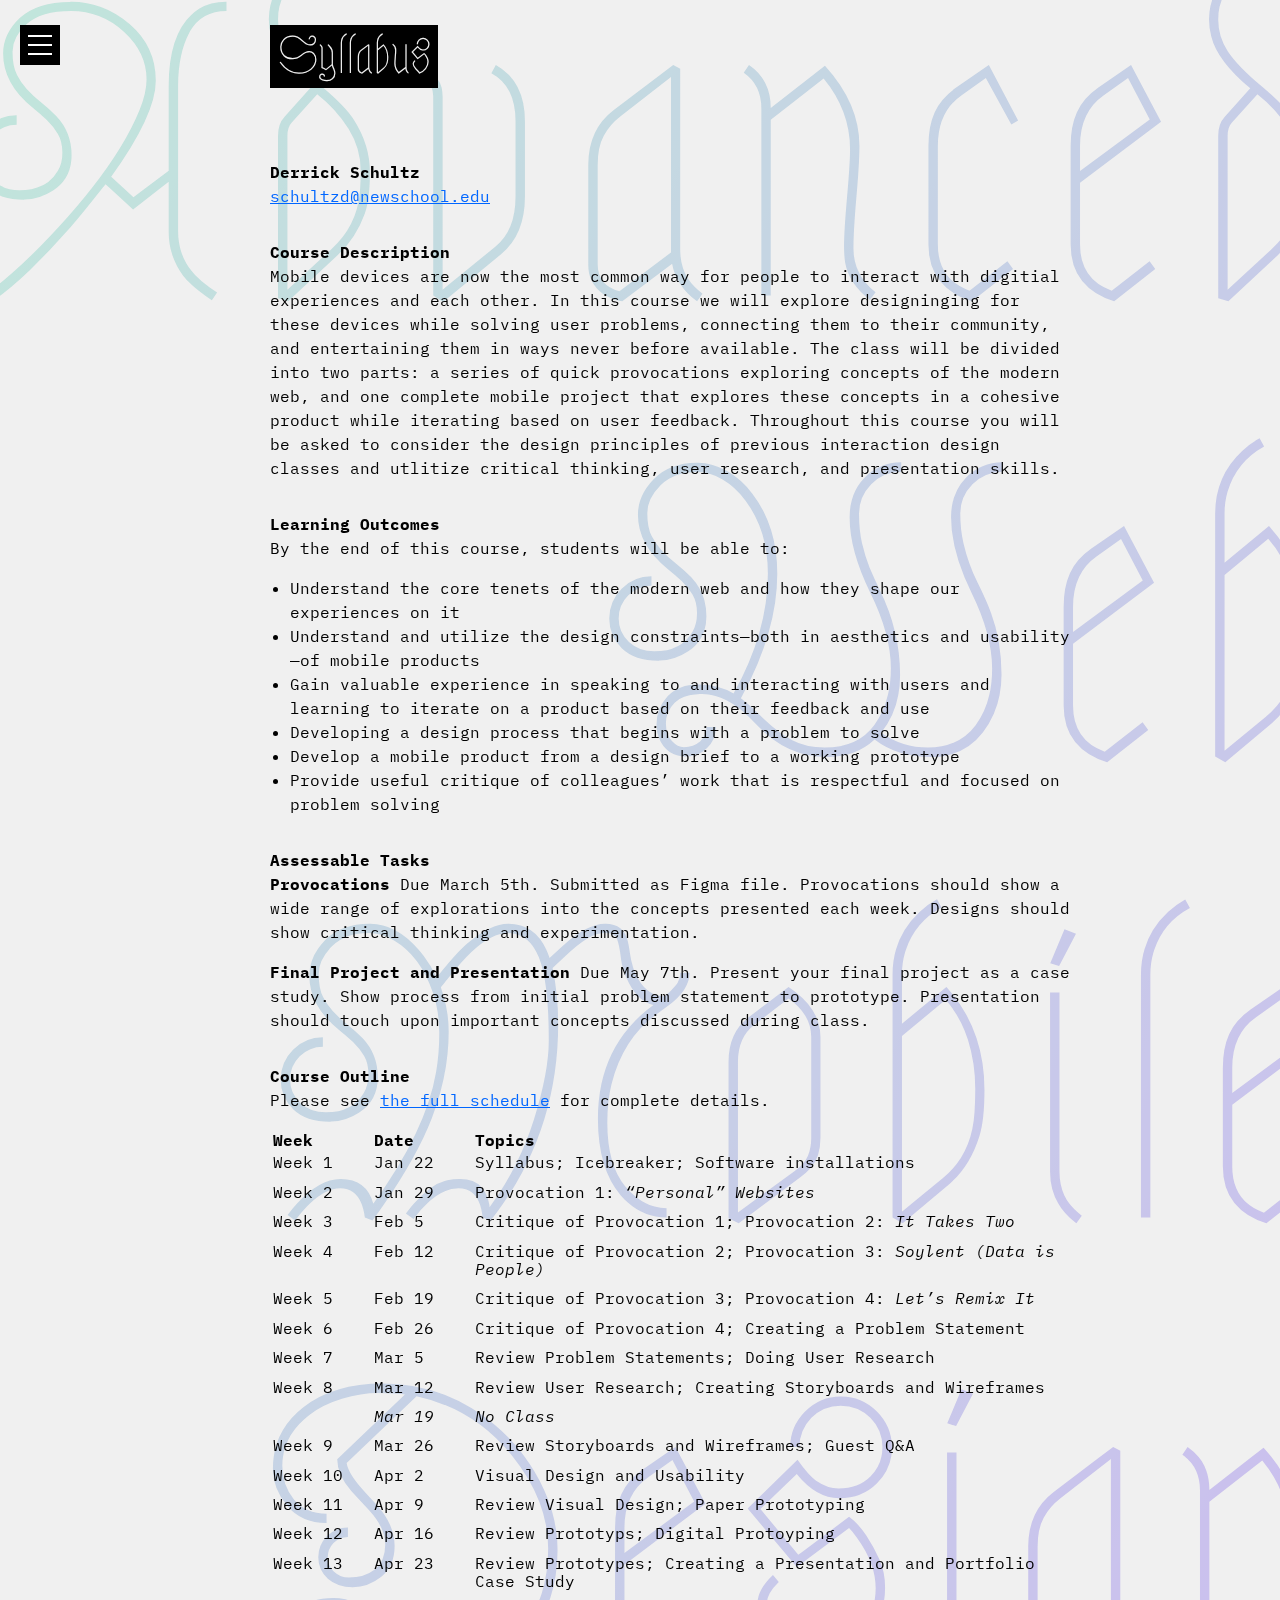
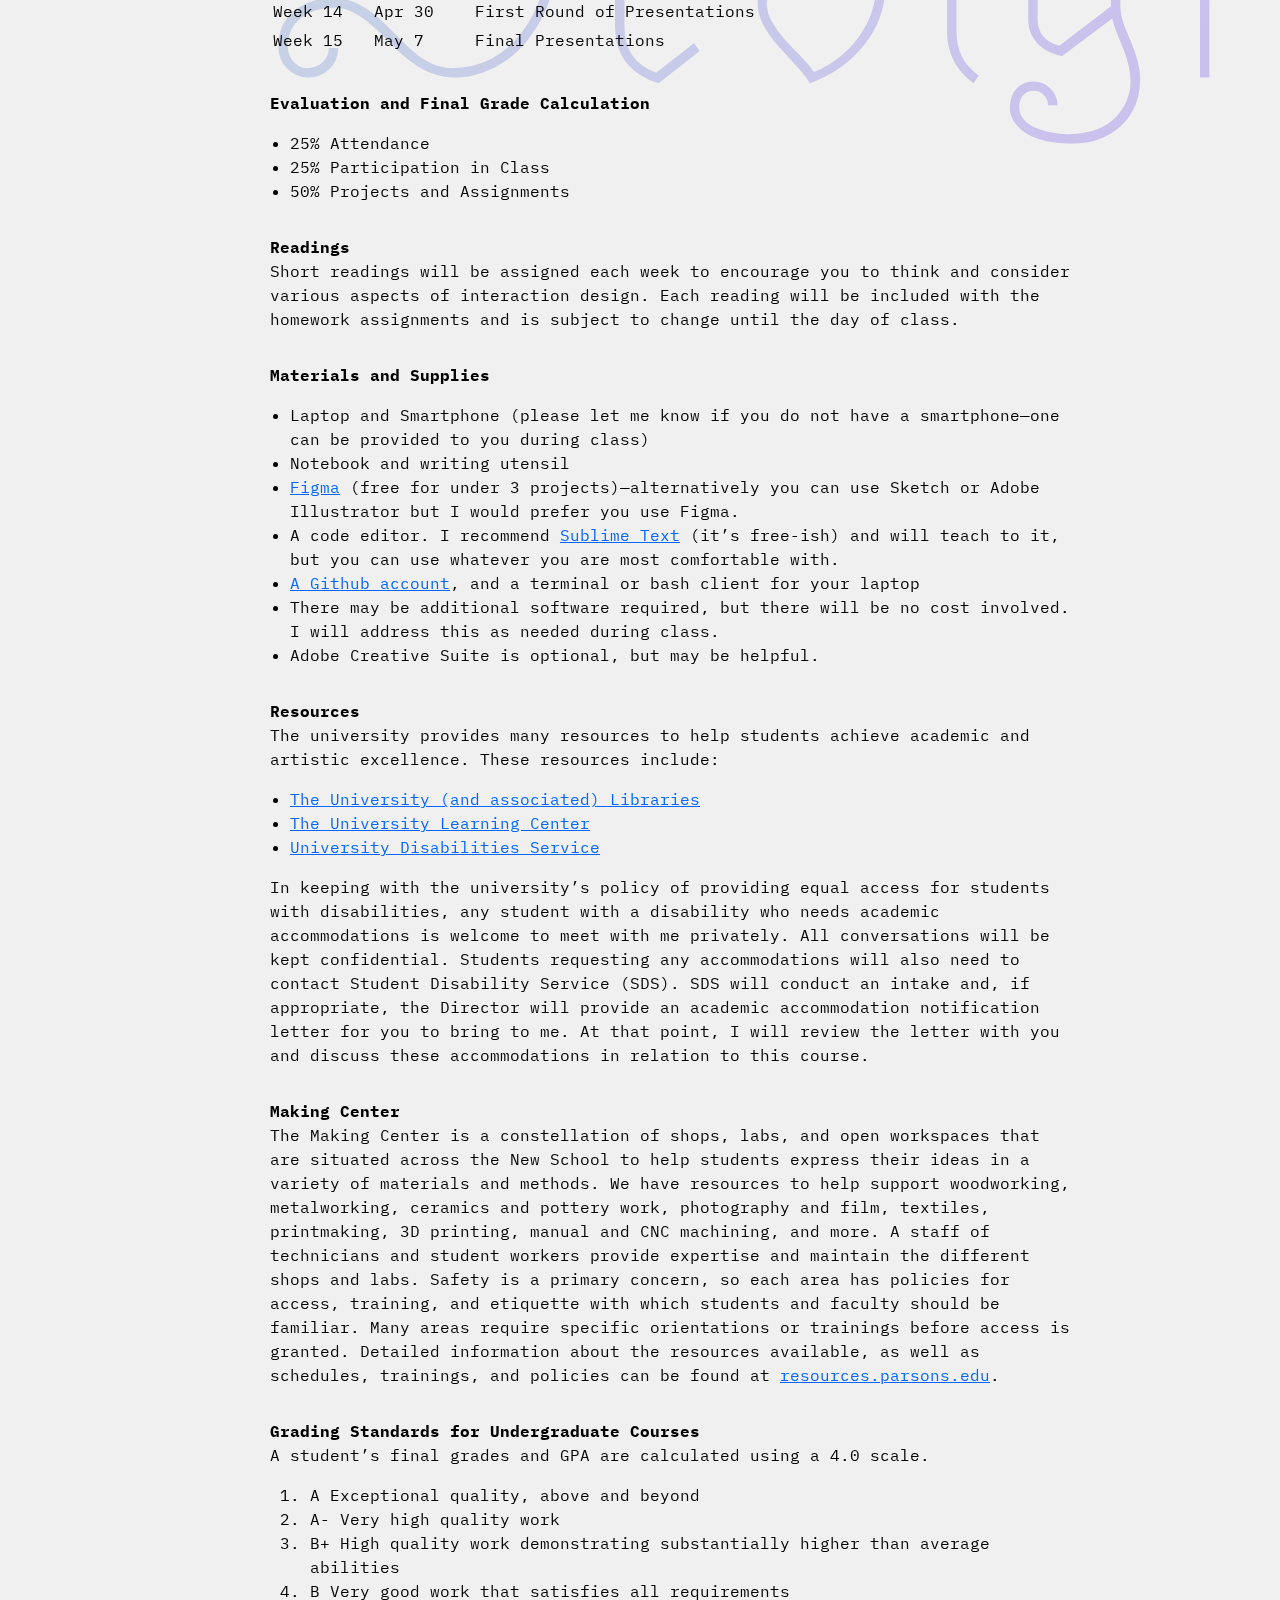
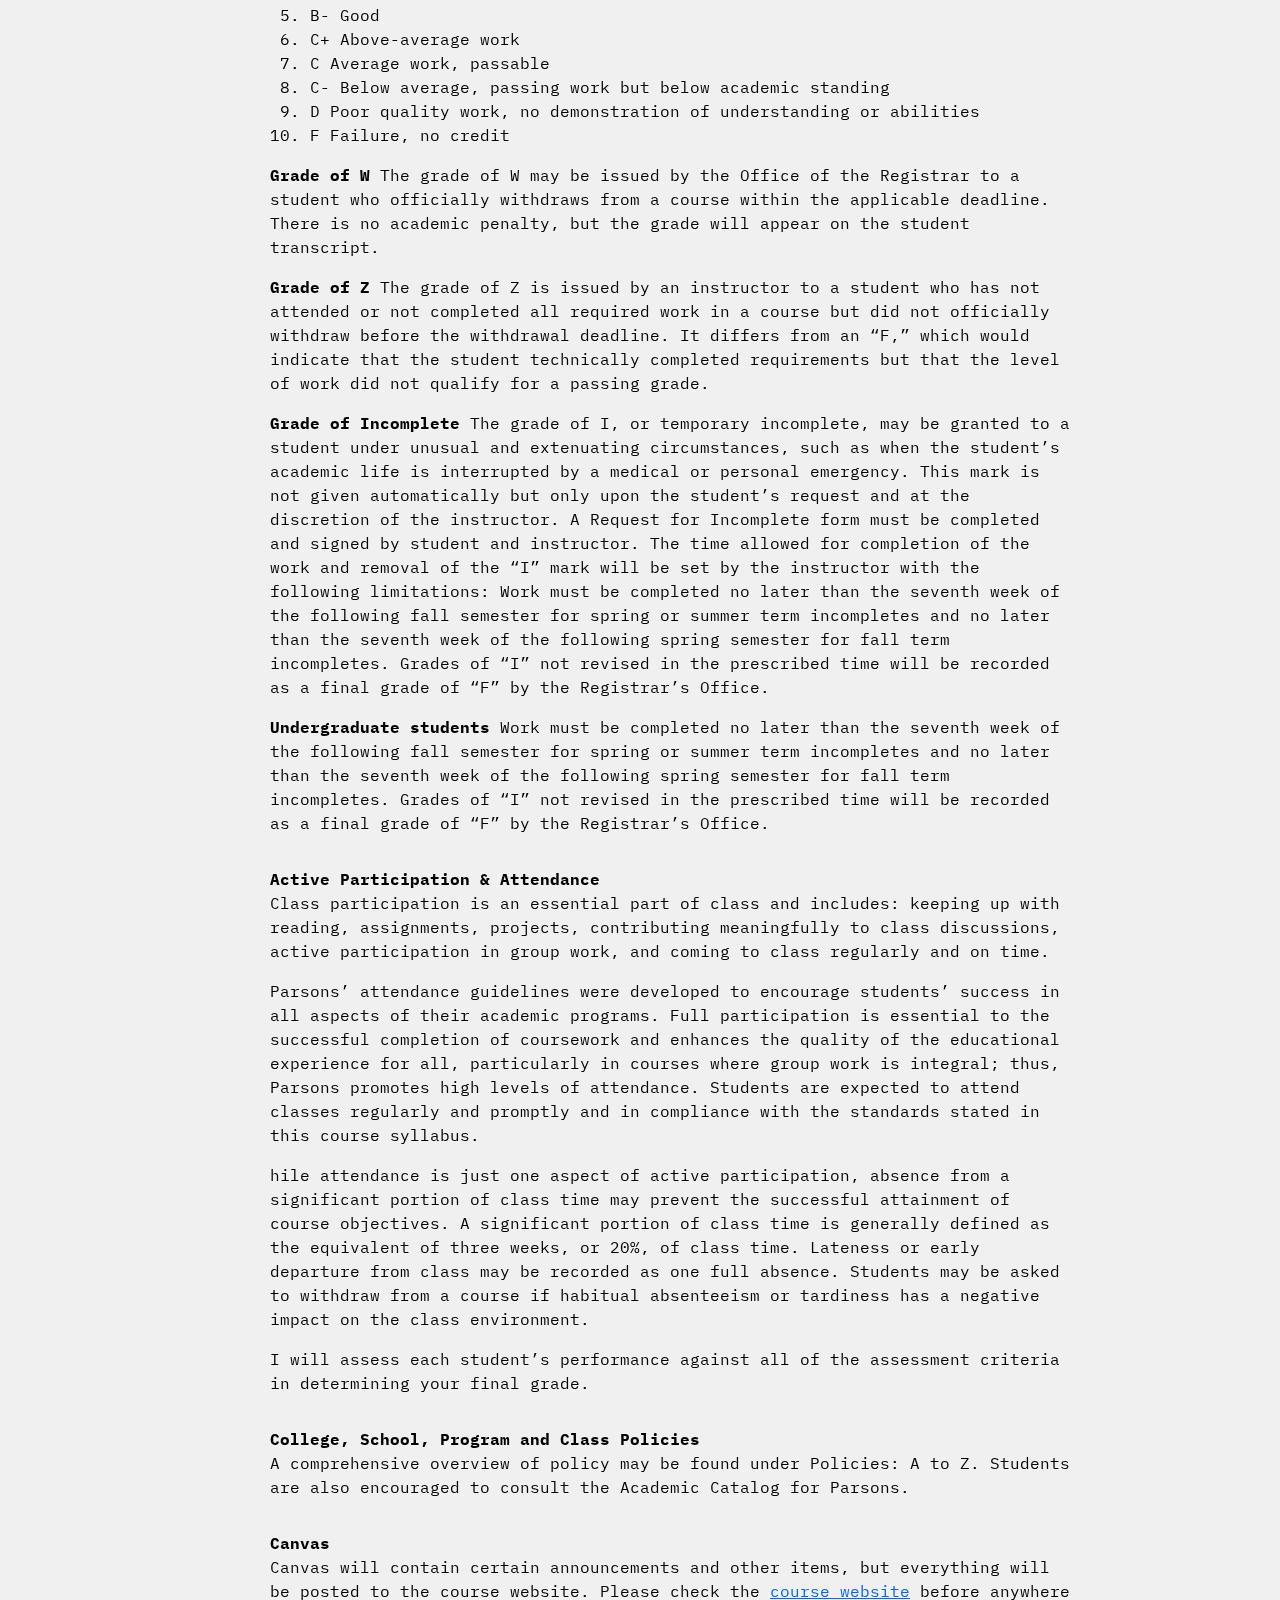
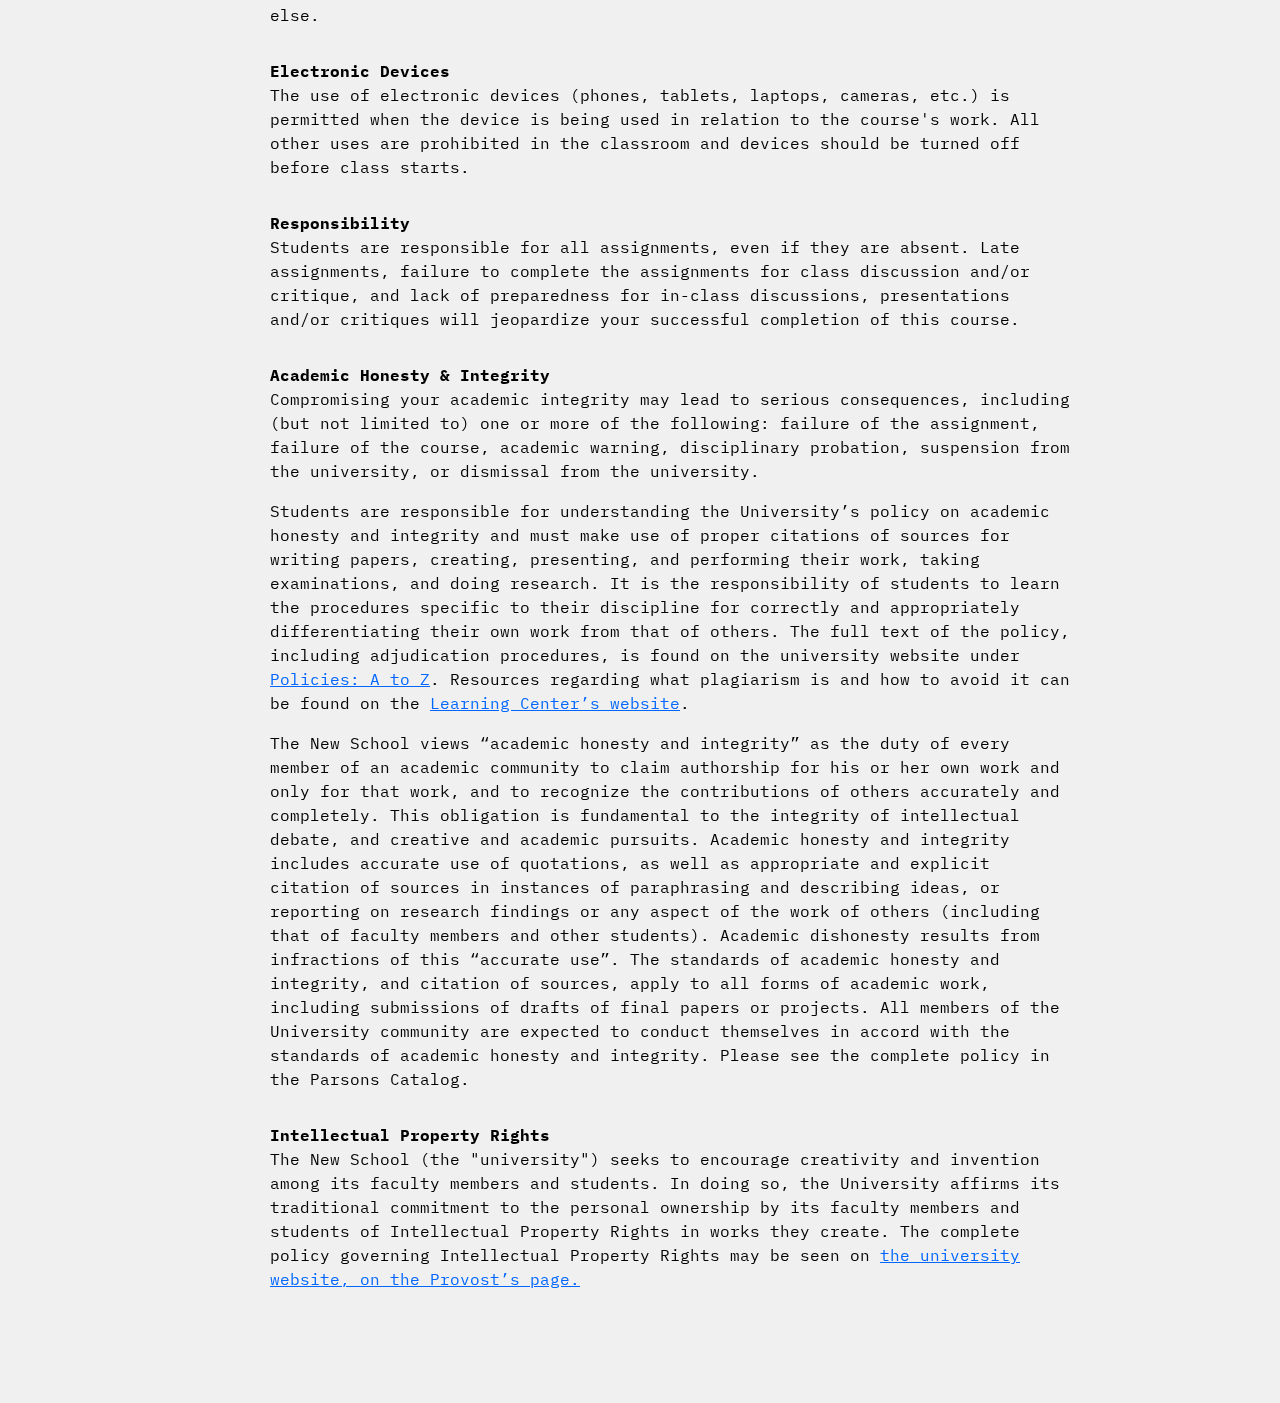
<file: syllabus.html>
<!doctype html>

<html lang="en">
<head>
  <meta charset="utf-8">

  <title>Advanced Web: Mobile Design Spring 2019 Syllabus</title>
  <meta name="viewport" content="width=device-width, initial-scale=1, shrink-to-fit=no">
  <meta name="description" content="Advanced Web: Mobile Design Spring 2019">
  <meta name="author" content="Derrick Schultz">
	<link href="https://fonts.googleapis.com/css?family=Astloch|IBM+Plex+Mono:400,400i,700,700i" rel="stylesheet">
	<link rel="stylesheet" href="css/normalize.css?v=1.0">
	<link rel="stylesheet" href="css/styles.css?v=1.0">

</head>

<body id="syllabus">
	<a id="menu-button" href="#">Menu</a>
	<nav id="main-nav" class="hidden">
		<ul>
			<li><a href="index.html" title="Home">Home</a></li>
			<li><a href="syllabus.html" title="Syllabus">Syllabus</a></li>
			<li><a href="schedule.html" title="Schedule">Schedule</a></li>
			<!-- <li><a href="students.html" title="Students">Students</a></li> -->
			<li><a href="guests.html" title="Schedule">Guest Critics</a></li>
		</ul>
	</nav>
	<h1>Advanced Web Mobile Design</h1>

	<h2>Syllabus</h2>

	<h3>Derrick Schultz</h3>
	<p><a href="mailto:schultzd@newschool.edu">schultzd@newschool.edu</a></p>

	<h3>Course Description</h3>
	<p>Mobile devices are now the most common way for people to interact with digitial experiences and each other. In this course we will explore designinging for these devices while solving user problems, connecting them to their community, and entertaining them in ways never before available. The class will be divided into two parts: a series of quick provocations exploring concepts of the modern web, and one complete mobile project that explores these concepts in a cohesive product while iterating based on user feedback. Throughout this course you will be asked to consider the design principles of previous interaction design classes and utlitize critical thinking, user research, and presentation skills.</p>

	<h3>Learning Outcomes</h3>
	<p>By the end of this course, students will be able to:</p>
	<ul>
		<li>Understand the core tenets of the modern web and how they shape our experiences on it</li>
		<li>Understand and utilize the design constraints—both in aesthetics and usability—of mobile products</li>
		<li>Gain valuable experience in speaking to and interacting with users and learning to iterate on a product based on their feedback and use</li>
		<li>Developing a design process that begins with a problem to solve</li>
		<li>Develop a mobile product from a design brief to a working prototype</li>
		<li>Provide useful critique of colleagues’ work that is respectful and focused on problem solving</li>
	</ul>

	<h3>Assessable Tasks</h3>
	<p><strong>Provocations</strong> Due March 5th. Submitted as Figma file. Provocations should show a wide range of explorations into the concepts presented each week. Designs should show critical thinking and experimentation.</p>
	<p><strong>Final Project and Presentation</strong> Due May 7th. Present your final project as a case study. Show process from initial problem statement to prototype. Presentation should touch upon important concepts discussed during class.</p>

	<h3>Course Outline</h3>
	<p>Please see <a href="/schedule.html">the full schedule</a> for complete details.</p>
	<table>
		
		<thead>
			<tr>
				<th>Week</th>
				<th>Date</th>
				<th>Topics</th>
			</tr>
		</thead>
		<tbody>
			<tr>
				<td>Week 1</td>
				<td>Jan 22</td>
				<td>Syllabus; Icebreaker; Software installations</td>
			</tr>
			<tr>
				<td>Week 2</td>
				<td>Jan 29</td>
				<td>Provocation 1: <em>“Personal” Websites</em></td>
			</tr>
			<tr>
				<td>Week 3</td>
				<td>Feb 5</td>
				<td>Critique of Provocation 1; Provocation 2: <em>It Takes Two</em></td>
			</tr>
			<tr>
				<td>Week 4</td>
				<td>Feb 12</td>
				<td>Critique of Provocation 2; Provocation 3: <em>Soylent (Data is People)</em></td>
			</tr>
			<tr>
				<td>Week 5</td>
				<td>Feb 19</td>
				<td>Critique of Provocation 3; Provocation 4: <em>Let’s Remix It</em></td>
			</tr>
			<tr>
				<td>Week 6</td>
				<td>Feb 26</td>
				<td>Critique of Provocation 4; Creating a Problem Statement</td>
			</tr>
			<tr>
				<td>Week 7</td>
				<td>Mar 5</td>
				<td>Review Problem Statements; Doing User Research</td>
			</tr>
			<tr>
				<td>Week 8</td>
				<td>Mar 12</td>
				<td>Review User Research; Creating Storyboards and Wireframes</td>
			</tr>
			<tr>
				<td></td>
				<td><em>Mar 19</em></td>
				<td><em>No Class</em></td>
			</tr>
			<tr>
				<td>Week 9</td>
				<td>Mar 26</td>
				<td>Review Storyboards and Wireframes; Guest Q&A</td>
			</tr>
			<tr>
				<td>Week 10</td>
				<td>Apr 2</td>
				<td>Visual Design and Usability</td>
			</tr>
			<tr>
				<td>Week 11</td>
				<td>Apr 9</td>
				<td>Review Visual Design; Paper Prototyping</td>
			</tr>
			<tr>
				<td>Week 12</td>
				<td>Apr 16</td>
				<td>Review Prototyps; Digital Protoyping</td>
			</tr>
			<tr>
				<td>Week 13</td>
				<td>Apr 23</td>
				<td>Review Prototypes; Creating a Presentation and Portfolio Case Study</td>
			</tr>
			<tr>
				<td>Week 14</td>
				<td>Apr 30</td>
				<td>First Round of Presentations</td>
			</tr>
			<tr>
				<td>Week 15</td>
				<td>May 7</td>
				<td>Final Presentations</td>
			</tr>
		</tbody>
	</table>

	<h3>Evaluation and Final Grade Calculation</h3>
	<ul>
		<li>25% Attendance</li>
		<li>25% Participation in Class</li>
		<li>50% Projects and Assignments</li>
	</ul>

	<h3>Readings</h3>
	<p>Short readings will be assigned each week to encourage you to think and consider various aspects of interaction design. Each reading will be included with the homework assignments and is subject to change until the day of class.</p>

	<h3>Materials and Supplies</h3>
	<ul>
		<li>Laptop and Smartphone (please let me know if you do not have a smartphone—one can be provided to you during class)</li>
		<li>Notebook and writing utensil</li>
		<li><a href="https://www.figma.com/" target="_blank">Figma</a> (free for under 3 projects)—alternatively you can use Sketch or Adobe Illustrator but I would prefer you use Figma.</li>
		<li>A code editor. I recommend <a href="https://www.sublimetext.com/3" target="_blank">Sublime Text</a> (it’s free-ish) and will teach to it, but you can use whatever you are most comfortable with.</li>
		<li><a href="https://github.com/" target="_blank">A Github account</a>, and a terminal or bash client for your laptop</li>
		<li>There may be additional software required, but there will be no cost involved. I will address this as needed during class.</li>
		<li>Adobe Creative Suite is optional, but may be helpful.</li>
	</ul>

	<h3>Resources</h3>

	<p>The university provides many resources to help students achieve academic and artistic excellence. These resources include:</p>

	<ul>
		<li><a href="https://library.newschool.edu/" target="_blank">The University (and associated) Libraries</a></li>
		<li><a href="https://www.newschool.edu/university-learning-center/" target="_blank">The University Learning Center</a></li>
		<li><a href="https://www.newschool.edu/student-disability-services/" target="_blank">University Disabilities Service</a></li>
	</ul>

	<p>In keeping with the university’s policy of providing equal access for students with disabilities, any student with a disability who needs academic accommodations is welcome to meet with me privately. All conversations will be kept confidential. Students requesting any accommodations will also need to contact Student Disability Service (SDS). SDS will conduct an intake and, if appropriate, the Director will provide an academic accommodation notification letter for you to bring to me. At that point, I will review the letter with you and discuss these accommodations in relation to this course.</p>

	<h3>Making Center</h3>
	<p>The Making Center is a constellation of shops, labs, and open workspaces that are situated across the New School to help students express their ideas in a variety of materials and methods.  We have resources to help support woodworking, metalworking, ceramics and pottery work, photography and film, textiles, printmaking, 3D printing, manual and CNC machining, and more. A staff of technicians and student workers provide expertise and maintain the different shops and labs.  Safety is a primary concern, so each area has policies for access, training, and etiquette with which students and faculty should be familiar.  Many areas require specific orientations or trainings before access is granted.  Detailed information about the resources available, as well as schedules, trainings, and policies can be found at <a href="http://resources.parsons.edu" target="_blank">resources.parsons.edu</a>.</p>

	

	<h3>Grading Standards for Undergraduate Courses</h3>
	<p>A student’s final grades and GPA are calculated using a 4.0 scale.</p>
	<ol>
		<li>A	Exceptional quality, above and beyond</li>
		<li>A-­	Very high quality work</li>
		<li>B+	High quality work demonstrating substantially higher than average abilities</li>
		<li>B	Very good work that satisfies all requirements</li>
		<li>B-	Good</li>
		<li>C+	Above-average work</li>
		<li>C	Average work, passable</li>
		<li>C-	Below average, passing work but below academic standing</li>
		<li>D	Poor quality work, no demonstration of understanding or abilities</li>
		<li>F	Failure, no credit</li>
	</ol>

	<p><strong>Grade of W</strong> The grade of W may be issued by the Office of the Registrar to a student who officially withdraws from a course within the applicable deadline. There is no academic penalty, but the grade will appear on the student transcript.</p>

	<p><strong>Grade of Z</strong> The grade of Z is issued by an instructor to a student who has not attended or not completed all required work in a course but did not officially withdraw before the withdrawal deadline. It differs from an “F,” which would indicate that the student technically completed requirements but that the level of work did not qualify for a passing grade.</p>

	<p><strong>Grade of Incomplete</strong> The grade of I, or temporary incomplete, may be granted to a student under unusual and extenuating circumstances, such as when the student’s academic life is interrupted by a medical or personal emergency. This mark is not given automatically but only upon the student’s request and at the discretion of the instructor. A Request for Incomplete form must be completed and signed by student and instructor. The time allowed for completion of the work and removal of the “I” mark will be set by the instructor with the following limitations: Work must be completed no later than the seventh week of the following fall semester for spring or summer term incompletes and no later than the seventh week of the following spring semester for fall term incompletes. Grades of “I” not revised in the prescribed time will be recorded as a final grade of “F” by the Registrar’s Office.</p>

	<p><strong>Undergraduate students</strong> Work must be completed no later than the seventh week of the following fall semester for spring or summer term incompletes and no later than the seventh week of the following spring semester for fall term incompletes. Grades of “I” not revised in the prescribed time will be recorded as a final grade of “F” by the Registrar’s Office. </p>

	<h3>Active Participation &amp; Attendance</h3>

	<p>Class participation is an essential part of class and includes: keeping up with reading, assignments, projects, contributing meaningfully to class discussions, active participation in group work, and coming to class regularly and on time. </p> 

	<p>Parsons’ attendance guidelines were developed to encourage students’ success in all aspects of their academic programs. Full participation is essential to the successful completion of coursework and enhances the quality of the educational experience for all, particularly in courses where group work is integral; thus, Parsons promotes high levels of attendance. Students are expected to attend classes regularly and promptly and in compliance with the standards stated in this course syllabus.</p>

	<p>hile attendance is just one aspect of active participation, absence from a significant portion of class time may prevent the successful attainment of course objectives. A significant portion of class time is generally defined as the equivalent of three weeks, or 20%, of class time. Lateness or early departure from class may be recorded as one full absence. Students may be asked to withdraw from a course if habitual absenteeism or tardiness has a negative impact on the class environment.</p>

	<p>I will assess each student’s performance against all of the assessment criteria in determining your final grade.</p>

	<h3>College, School, Program and Class Policies</h3>
	<p>A comprehensive overview of policy may be found under Policies: A to Z. Students are also encouraged to consult the Academic Catalog for Parsons. </p>

	<h3>Canvas</h3>
	<p>Canvas will contain certain announcements and other items, but everything will be posted to the course website. Please check the <a href="https://dvschultz.github.io/PSD-WAMD-SP19/index.html">course website</a> before anywhere else.</p>

	<h3>Electronic Devices</h3>
	<p>The use of electronic devices (phones, tablets, laptops, cameras, etc.) is permitted when the device is being used in relation to the course's work. All other uses are prohibited in the classroom and devices should be turned off before class starts.</p>

	<h3>Responsibility</h3>
	<p>Students are responsible for all assignments, even if they are absent. Late assignments, failure to complete the assignments for class discussion and/or critique, and lack of preparedness for in-class discussions, presentations and/or critiques will jeopardize your successful completion of this course.</p>

	<h3>Academic Honesty &amp; Integrity</h3>				
	<p>Compromising your academic integrity may lead to serious consequences, including (but not limited to) one or more of the following: failure of the assignment, failure of the course, academic warning, disciplinary probation, suspension from the university, or dismissal from the university.</p>
						
	<p>Students are responsible for understanding the University’s policy on academic honesty and integrity and must make use of proper citations of sources for writing papers, creating, presenting, and performing their work, taking examinations, and doing research. It is the responsibility of students to learn the procedures specific to their discipline for correctly and appropriately differentiating their own work from that of others. The full text of the policy, including adjudication procedures, is found on the university website under <a href="https://www.newschool.edu/about/university-resources/policies/" target="_blank">Policies: A to Z</a>. Resources regarding what plagiarism is and how to avoid it can be found on the <a href="https://www.newschool.edu/university-learning-center/student-resources/" target="_blank">Learning Center’s website</a>.</p>

	<p>The New School views “academic honesty and integrity” as the duty of every member of an academic community to claim authorship for his or her own work and only for that work, and to recognize the contributions of others accurately and completely. This obligation is fundamental to the integrity of intellectual debate, and creative and academic pursuits. Academic honesty and integrity includes accurate use of quotations, as well as appropriate and explicit citation of sources in instances of paraphrasing and describing ideas, or reporting on research findings or any aspect of the work of others (including that of faculty members and other students). Academic dishonesty results from infractions of this “accurate use”. The standards of academic honesty and integrity, and citation of sources, apply to all forms of academic work, including submissions of drafts of final papers or projects. All members of the University community are expected to conduct themselves in accord with the standards of academic honesty and integrity. Please see the complete policy in the Parsons Catalog.</p>

	<h3>Intellectual Property Rights</h3>
	<p>The New School (the "university") seeks to encourage creativity and invention among its faculty members and students. In doing so, the University affirms its traditional commitment to the personal ownership by its faculty members and students of Intellectual Property Rights in works they create. The complete policy governing Intellectual Property Rights may be seen on <a href="https://www.newschool.edu/provost/accreditation-policies/">the university website, on the Provost’s page.</a></p>



  <script src="js/scripts.js"></script>
</body>
</html>
</file>
<file: css/styles.css>
:root { 
	--light-gray: rgb(240,240,240); 
	--blue: #0066FF;
	--purple: #6600FF;
	--green: #33CC99;
} 
html {
	background-color: var(--light-gray);
}
body {
	max-width: 800px;
	margin: 0 auto;
	padding: 25px 20px 6rem 80px;
	font-family: 'IBM Plex Mono', monospace;
}

h1,h2 {
	font-family: 'Astloch', cursive;
	font-weight: 400;
	font-size: 3rem;
}

h1.ignore {
	position: fixed;
	left: 0;
	top: 0;
	margin: 0;
	z-index: -1;
	font-size: 5vh;
	/*opacity: .25;*/
	writing-mode: vertical-lr;
	text-align: center;
	/*transform: translateX(-50%);*/
	width: 100vw;
	height: 100vh;
	/*text-orientation: upright;*/
	text-orientation: upright;
	line-height: 1;
	letter-spacing: -.3em;
	overflow: visible;

	background-image: linear-gradient(to bottom, var(--purple), var(--green));
	-webkit-background-clip: text;
	-webkit-text-fill-color: transparent;
}

h1 {
	position: fixed;
	left: 0;
	top: 0;
	margin: 0;
	z-index: -1;
	font-size: 30vw;
	text-align: right;
	transform: translateX(-5vw) translateY(-2vh);
	width: 110vw;
	height: 315vh;
	/*text-orientation: upright;*/
	opacity: .25;
	overflow: hidden;
	letter-spacing: .05em;
	line-height: 1;

	background-image: linear-gradient(to bottom right, var(--green), var(--purple));
	-webkit-background-clip: text;
	-webkit-text-fill-color: transparent;
}

@media (min-width: 600px) {
	h1 {
		transform: translateX(-5vw) translateY(-7.5vh);
		line-height: 1.2;
	}
}



h2 {
	display: inline-block;
	background: black;
	color: var(--light-gray);
	padding: .25rem .5rem;
	margin-top: 0;
}

h3 {
	margin: 2em 0 0;
	font-weight: 700;
	line-height: 1.5;
	font-size: 1rem;
}

#schedule h3 {
	color: var(--purple);
	font-size: 1.5rem;
	text-transform: uppercase;
	letter-spacing: .08em;
}

#schedule h3 span {
	font-size: 1rem;
	color: black;
}

p,li {
	line-height: 1.5;
}

ul {
	padding-left: 20px;
}

h3 + p, h3 + .week {
	margin-top: 0;
}

h3 span {
	font-weight: 400;
}

a {
	color: var(--blue);
}

a:visited {
	color: var(--purple);
}

a:hover {
	color: black;
	font-style: italic;
}

/* Table Styles */
tr {
	text-align: left;
}

td {
	padding-right: 10px;
	padding-bottom: .5rem;
	vertical-align: top;
}

td:first-child, td:nth-child(2) {
	width: 20%;
}

@media (min-width: 600px) {
	td:first-child, td:nth-child(2) {
		width: 12.5%;
	}
}

/* Nav */
#menu-button {
	position: fixed;
	z-index: 101;
	height: 40px;
	width: 40px;
	left: 20px;
	top: 25px;
	background-color: black;
	background-image: url(../svg/hamburger.svg);
	background-size: contain;
	/*border-radius: 4px;*/
	-webkit-text-fill-color: transparent;

}

#menu-button.close {
	background-image: url(../svg/close.svg);
}

nav {
	position: fixed;
	z-index: 100;
	height: 100vh;
	width: 100vw;
	left: 0;
	top: 0;
	box-sizing: border-box;
	padding: 25px 50px 50px 80px;

	background-image: linear-gradient(to bottom right, var(--purple), var(--green));

	transition: transform 100ms;
}

nav.hidden {
	transform: translateX(-100vw);
}

nav ul {
	padding: 0;
	margin: 0;
}

nav li {
	padding: 0;
	margin: 0 0 10px 0;
	list-style: none;
}

nav a {
	font-weight: 400;
	color: var(--light-gray);
}

nav a:visited {
	color: var(--light-gray);
}

@media print {

	body {
		padding: 0;
		font-size: 12px;
	}
	#menu-button, #main-nav {
		display: none;
	}
	h2 {
		padding: 0;
	}
	h1 {
		z-index: -1;
		text-align: left;
		position: relative;
		top: auto;
		left: auto;
		font-size: 3rem;
		height: auto;
		width: auto;
		color: black;
		background-image: none;
		transform: none;
		opacity: 1.0;
		-webkit-background-clip: none;
		-webkit-text-fill-color: black;
	}
}
</file>
